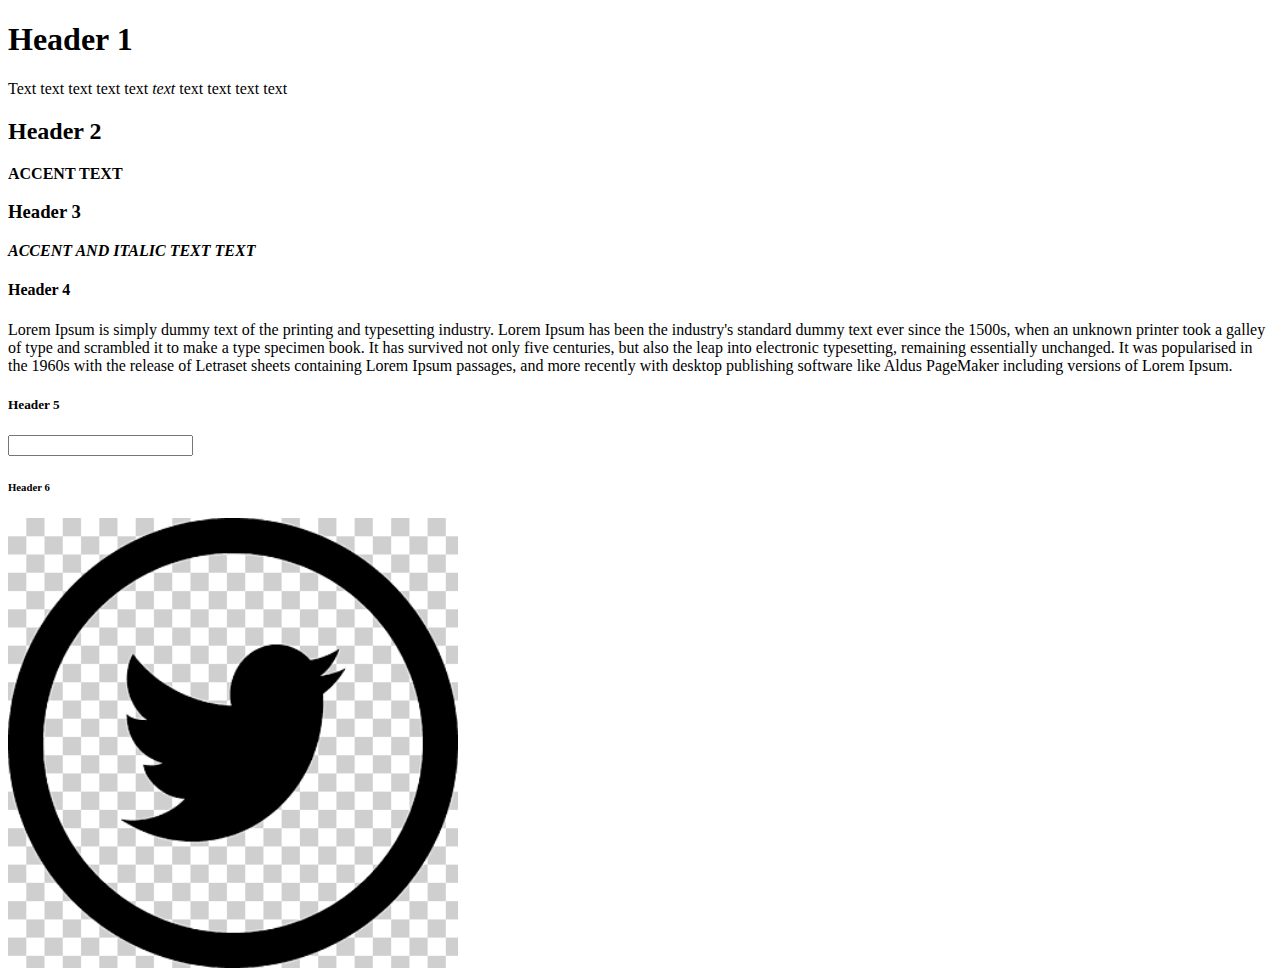
<file: task1/index.html>
<!DOCTYPE html>
<html lang="en">
<head>
    <meta charset="UTF-8">
	<title>Document</title>
</head>
<body>
    <h1>Header 1</h1>
    <p>Text text text text text <i>text</i> text text text text</p>
    <h2>Header 2</h2>
    <strong>ACCENT TEXT</strong>
    <h3>Header 3</h3>
    <strong><em>ACCENT AND ITALIC TEXT TEXT</em></strong>
    <h4>Header 4</h4>
    <p>
        Lorem Ipsum is simply dummy text of the printing and typesetting industry. Lorem Ipsum has been the industry's standard dummy text ever since the 1500s, when an unknown printer took a galley of type and scrambled it to make a type specimen book. It has survived not only five centuries, but also the leap into electronic typesetting, remaining essentially unchanged. It was popularised in the 1960s with the release of Letraset sheets containing Lorem Ipsum passages, and more recently with desktop publishing software like Aldus PageMaker including versions of Lorem Ipsum.
    </p>
    <h5>Header 5</h5>
    <input />
    <h6>Header 6</h6>
    <img src="images/img1.png" height="450px"/>
</body>
</html>
</file>
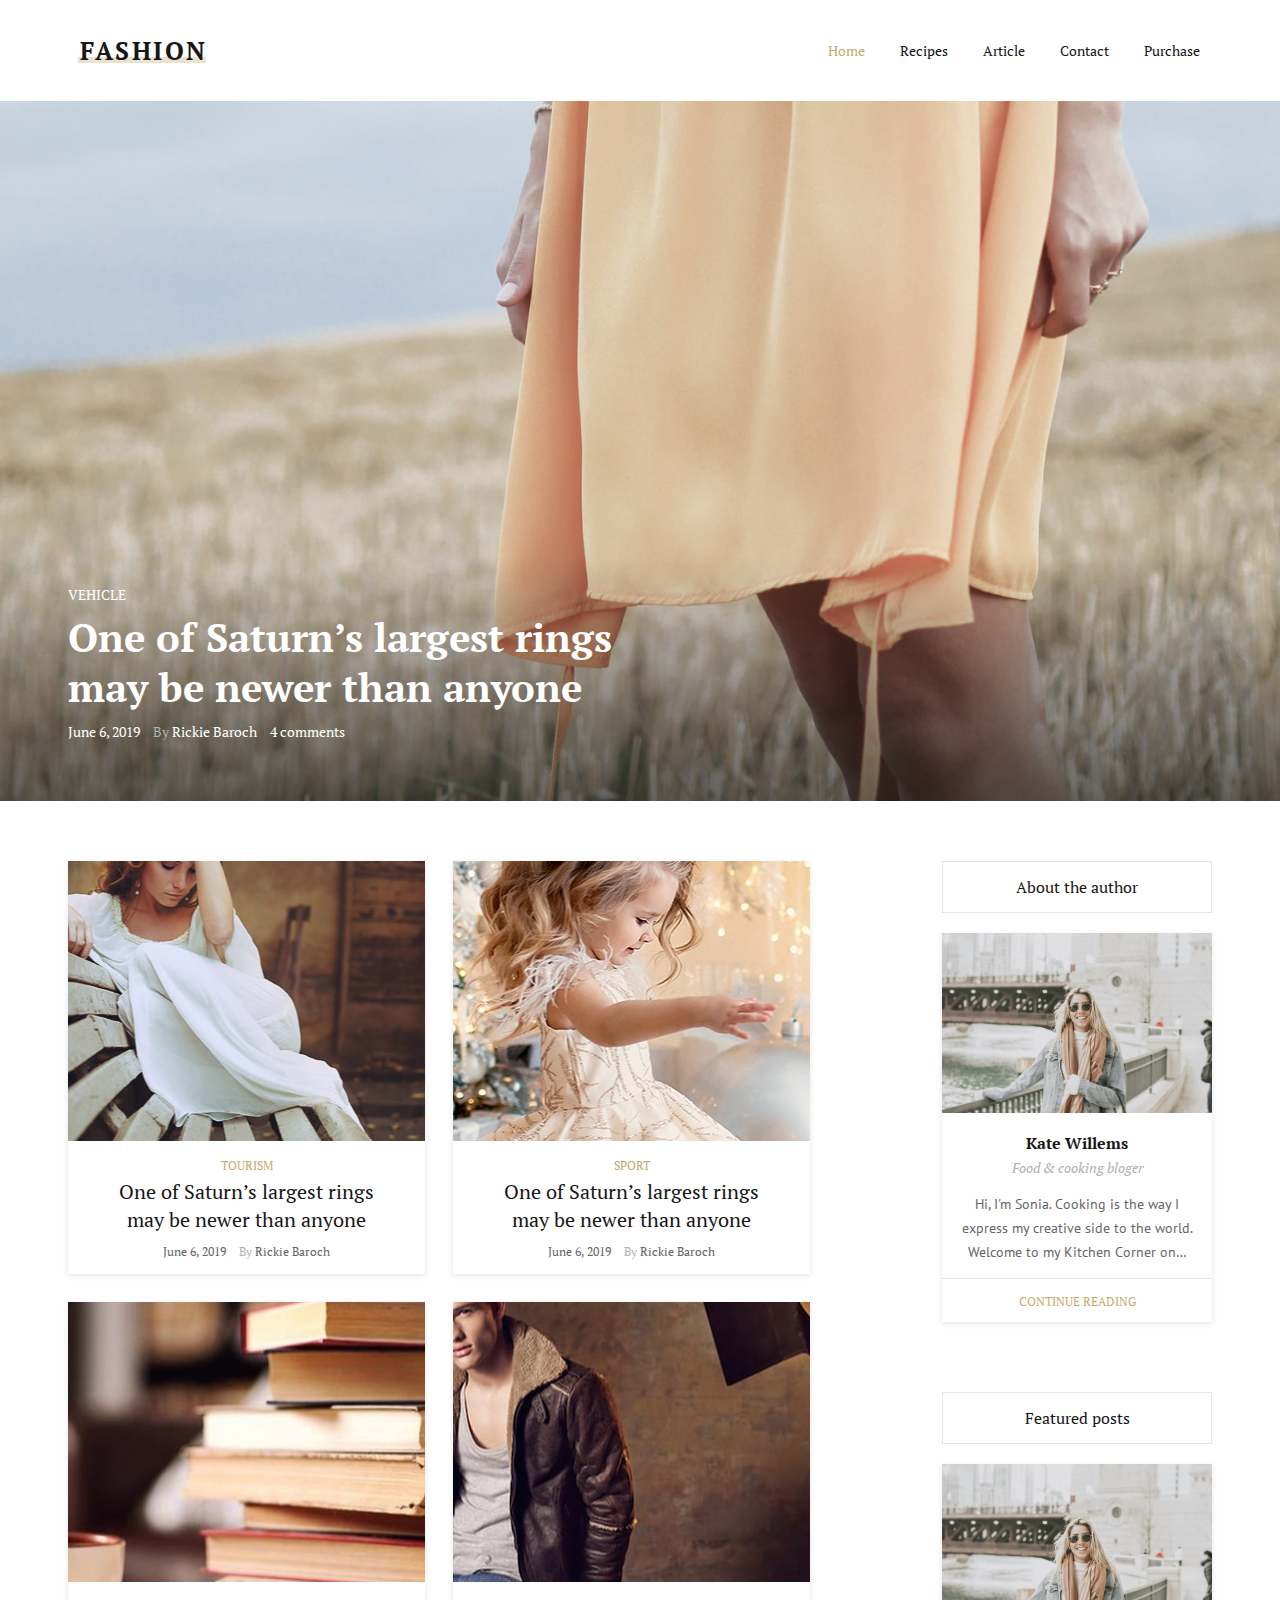
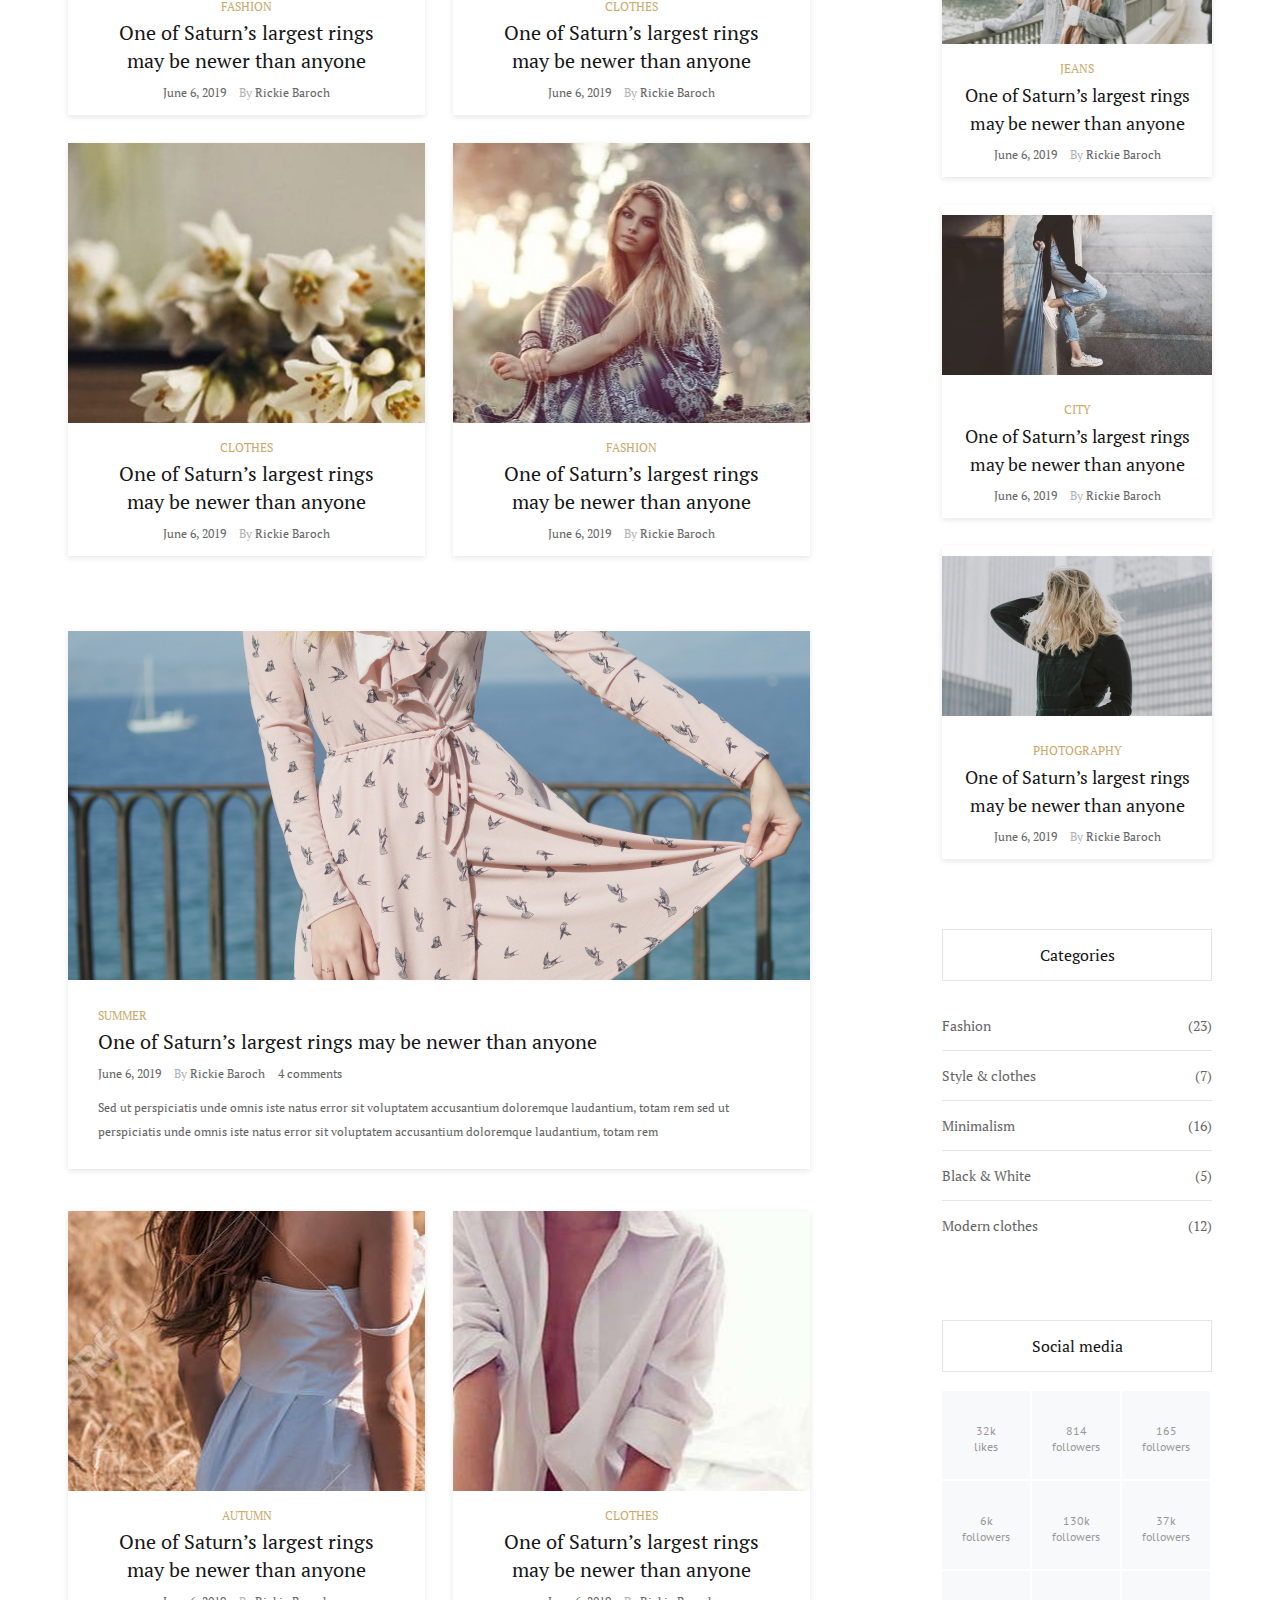
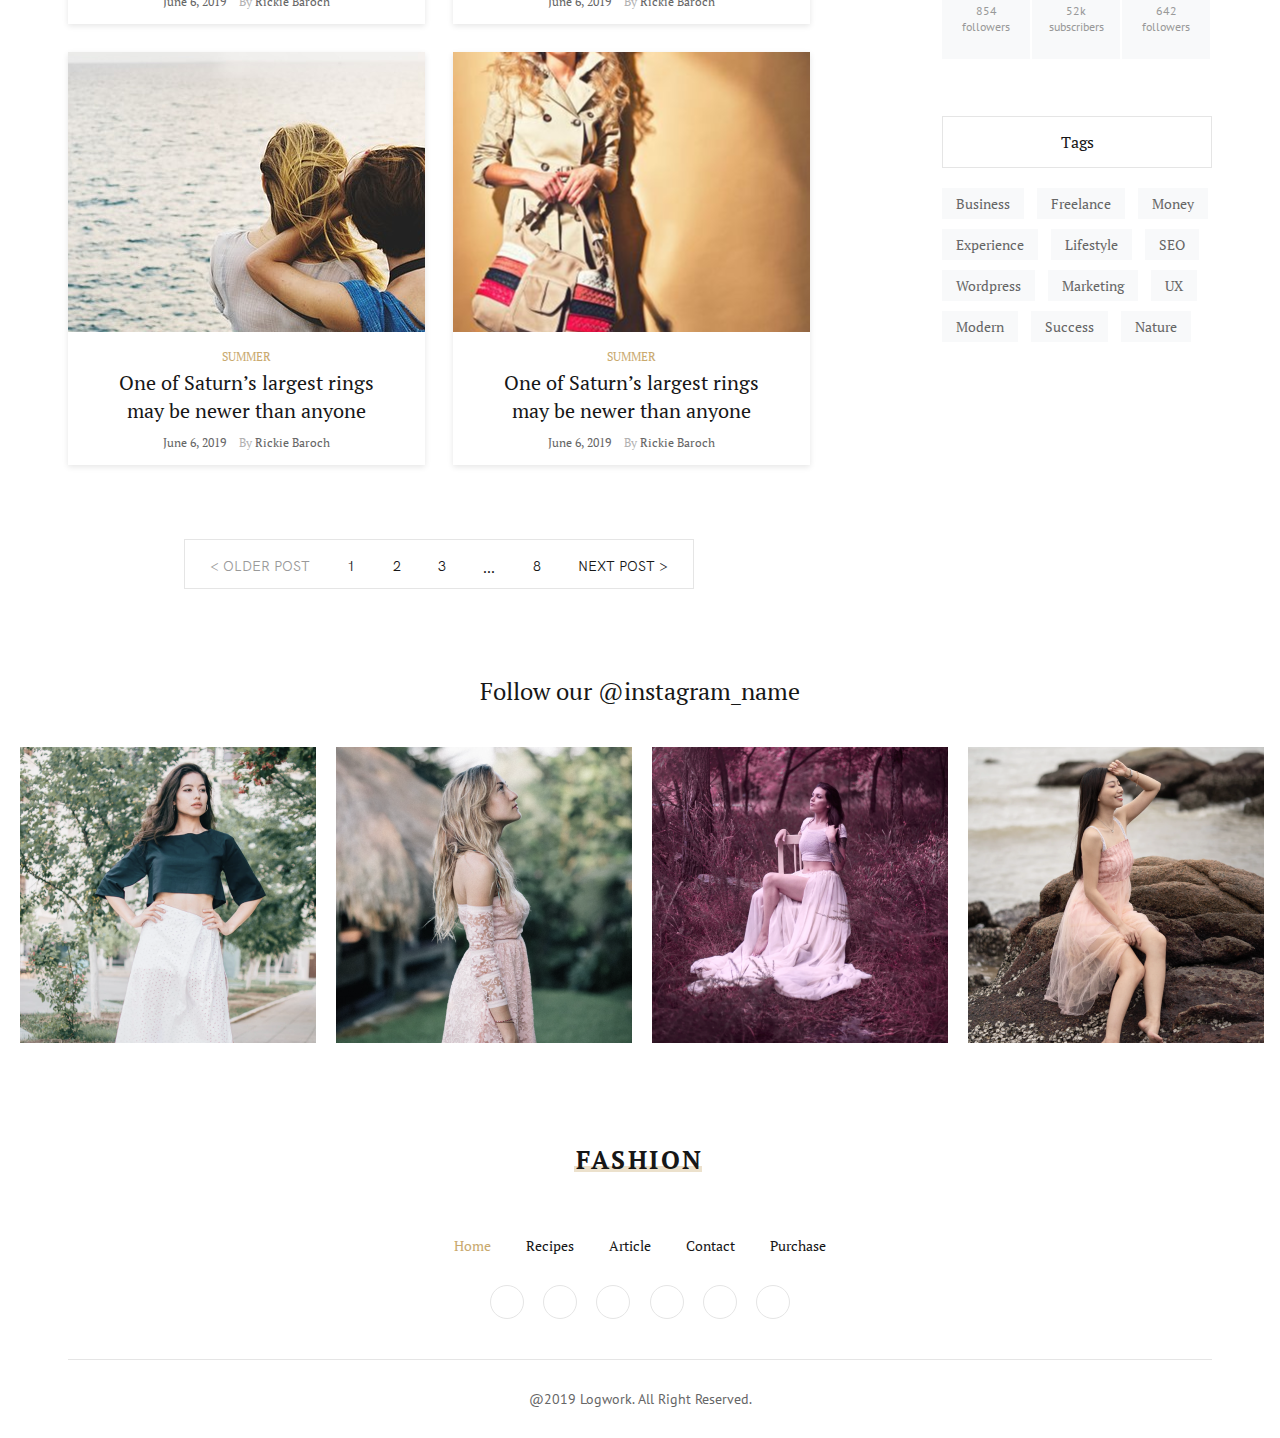
<file: task10/index.html>
<!DOCTYPE html>
<html lang="en">
  <head>
    <meta charset="UTF-8" />
    <meta name="viewport" content="width=device-width, initial-scale=1.0" />

    <link rel="stylesheet" href="https://pro.fontawesome.com/releases/v5.10.0/css/all.css" integrity="sha384-AYmEC3Yw5cVb3ZcuHtOA93w35dYTsvhLPVnYs9eStHfGJvOvKxVfELGroGkvsg+p" crossorigin="anonymous" />

    <link rel="preconnect" href="https://fonts.gstatic.com">
    <link href="https://fonts.googleapis.com/css2?family=PT+Serif:ital,wght@0,400;0,700;1,400&display=swap" rel="stylesheet">
    <link href="https://fonts.googleapis.com/css2?family=PT+Sans&display=swap" rel="stylesheet">
    <link rel="stylesheet" href="./css/index.css">

    <title> Fashion blog </title>
  </head>
  <body>
    <header class="header">
      <a class="logo" href="#">
        <span class="logo-text"> Fashion </span>
      </a>
      <nav class="nav">
        <ul class="nav-list">
          <li class="nav-item">
            <a class="nav-link nav-link-active" href="#"> Home </a>
          </li>
          <li class="nav-item">
            <a class="nav-link" href="#"> Recipes </a>
          </li>
          <li class="nav-item">
            <a class="nav-link" href="#"> Article </a>
          </li>
          <li class="nav-item">
            <a class="nav-link" href="#"> Contact </a>
          </li>
          <li class="nav-item">
            <a class="nav-link" href="#"> Purchase </a>
          </li>
        </ul>
      </nav>

      <div class="hamburger-menu">
        <span class="hamburger-line"></span>
        <span class="hamburger-line"></span>
        <span class="hamburger-line"></span>
      </div>

    </header>
    <section class="main-post">
      <div class="main-post-overlay"></div>
      <div class="container-mw">
        <div class="main-post-content">
          <a class="main-post-category main-post-link" href="#"> Vehicle </a>
          <h1 class="main-post-title">
            <a class="main-post-link" href="#"> One of Saturn’s largest rings may be newer than anyone </a>
          </h1>
          <div class="main-post-info">
            <span class="post-info-item"> June 6, 2019 </span>
            <span class="post-info-item main-post-author">
              By
              <a class="main-post-link" href="#"> Rickie Baroch </a>
            </span>
            <a class="post-info-item main-post-link" href="#"> 4 comments </a>
          </div>
        </div>
      </div>
    </section>

    <main class="main">
      <div class="container-mw">
        <div class="main-container">
          <section class="posts-container">

            <div class="post-wrapper wrapper">
              <article class="post post-1">
                <a href="#">
                  <div class="post-image"></div>
                </a>
              
                <div class="post-content">
                  <a href="#" class="post-category-link"> Tourism </a>
                  <h2 class="post-title">
                    <a href="#" class="post-title-link"> One of Saturn’s largest rings may be newer than anyone </a>
                  </h2>
                  <div class="post-info">
                    <span class="post-info-item"> June 6, 2019 </span>
                    <span class="post-info-item">
                      <span class="post-author"> By </span>
                      <a class="post-info-link" href="#"> Rickie Baroch </a>
                    </span>
                  </div>
                </div>
              </article>
            </div>

            <div class="post-wrapper wrapper">
              <article class="post post-2">
                <a href="#">
                  <div class="post-image"></div>
                </a>
              
                <div class="post-content">
                  <a href="#" class="post-category-link"> Sport </a>
                  <h2 class="post-title">
                    <a href="#" class="post-title-link"> One of Saturn’s largest rings may be newer than anyone </a>
                  </h2>
                  <div class="post-info">
                    <span class="post-info-item"> June 6, 2019 </span>
                    <span class="post-info-item">
                      <span class="post-author"> By </span>
                      <a class="post-info-link" href="#"> Rickie Baroch </a>
                    </span>
                  </div>
                </div>
              </article>
            </div>

            <div class="post-wrapper wrapper">
              <article class="post post-3">
                <a href="#">
                  <div class="post-image"></div>
                </a>
              
                <div class="post-content">
                  <a href="#" class="post-category-link"> Fashion </a>
                  <h2 class="post-title">
                    <a href="#" class="post-title-link"> One of Saturn’s largest rings may be newer than anyone </a>
                  </h2>
                  <div class="post-info">
                    <span class="post-info-item"> June 6, 2019 </span>
                    <span class="post-info-item">
                      <span class="post-author"> By </span>
                      <a class="post-info-link" href="#"> Rickie Baroch </a>
                    </span>
                  </div>
                </div>
              </article>
            </div>
          
            <div class="post-wrapper wrapper">
              <article class="post post-4">
                <a href="#">
                  <div class="post-image"></div>
                </a>
              
                <div class="post-content">
                  <a href="#" class="post-category-link"> Clothes </a>
                  <h2 class="post-title">
                    <a href="#" class="post-title-link"> One of Saturn’s largest rings may be newer than anyone </a>
                  </h2>
                  <div class="post-info">
                    <span class="post-info-item"> June 6, 2019 </span>
                    <span class="post-info-item">
                      <span class="post-author"> By </span>
                      <a class="post-info-link" href="#"> Rickie Baroch </a>
                    </span>
                  </div>
                </div>
              </article>
            </div>

            <div class="post-wrapper wrapper">
              <article class="post post-5">
                <a href="#">
                  <div class="post-image"></div>
                </a>
              
                <div class="post-content">
                  <a href="#" class="post-category-link"> Clothes </a>
                  <h2 class="post-title">
                    <a href="#" class="post-title-link"> One of Saturn’s largest rings may be newer than anyone </a>
                  </h2>
                  <div class="post-info">
                    <span class="post-info-item"> June 6, 2019 </span>
                    <span class="post-info-item">
                      <span class="post-author"> By </span>
                      <a class="post-info-link" href="#"> Rickie Baroch </a>
                    </span>
                  </div>
                </div>
              </article>
            </div>

            <div class="post-wrapper wrapper">
              <article class="post post-6">
                <a href="#">
                  <div class="post-image"></div>
                </a>
              
                <div class="post-content">
                  <a href="#" class="post-category-link"> Fashion </a>
                  <h2 class="post-title">
                    <a href="#" class="post-title-link"> One of Saturn’s largest rings may be newer than anyone </a>
                  </h2>
                  <div class="post-info">
                    <span class="post-info-item"> June 6, 2019 </span>
                    <span class="post-info-item">
                      <span class="post-author"> By </span>
                      <a class="post-info-link" href="#"> Rickie Baroch </a>
                    </span>
                  </div>
                </div>
              </article>
            </div>

            <div class="wrapper">
              <article class="post post-lg post-lg-1">
                <a href="#">
                  <div class="post-image"></div>
                </a>
              
                <div class="post-content">
                  <a href="#" class="post-category-link"> Summer </a>
                  <h2 class="post-title">
                    <a href="#" class="post-title-link"> One of Saturn’s largest rings may be newer than anyone </a>
                  </h2>
                  <div class="post-info">
                    <span class="post-info-item"> June 6, 2019 </span>
                    <span class="post-info-item">
                      <span class="post-author"> By </span>
                      <a class="post-info-link" href="#"> Rickie Baroch </a>
                    </span>
                    <a class="post-info-item post-info-link" href="#"> 4 comments </a>
                    <p class="post-description">
                      Sed ut perspiciatis unde omnis iste natus error sit voluptatem accusantium doloremque laudantium, totam rem sed ut perspiciatis unde omnis iste natus error sit voluptatem accusantium doloremque laudantium, totam rem
                    </p>
                  </div>
                </div>
              </article>
            </div>

            <div class="post-wrapper wrapper">
              <article class="post post-7">
                <a href="#">
                  <div class="post-image"></div>
                </a>
              
                <div class="post-content">
                  <a href="#" class="post-category-link"> Autumn </a>
                  <h2 class="post-title">
                    <a href="#" class="post-title-link"> One of Saturn’s largest rings may be newer than anyone </a>
                  </h2>
                  <div class="post-info">
                    <span class="post-info-item"> June 6, 2019 </span>
                    <span class="post-info-item">
                      <span class="post-author"> By </span>
                      <a class="post-info-link" href="#"> Rickie Baroch </a>
                    </span>
                  </div>
                </div>
              </article>
            </div>
          
            <div class="post-wrapper wrapper">
              <article class="post post-8">
                <a href="#">
                  <div class="post-image"></div>
                </a>
              
                <div class="post-content">
                  <a href="#" class="post-category-link"> Clothes </a>
                  <h2 class="post-title">
                    <a href="#" class="post-title-link"> One of Saturn’s largest rings may be newer than anyone </a>
                  </h2>
                  <div class="post-info">
                    <span class="post-info-item"> June 6, 2019 </span>
                    <span class="post-info-item">
                      <span class="post-author"> By </span>
                      <a class="post-info-link" href="#"> Rickie Baroch </a>
                    </span>
                  </div>
                </div>
              </article>
            </div>

            <div class="post-wrapper wrapper">
              <article class="post post-9">
                <a href="#">
                  <div class="post-image"></div>
                </a>
              
                <div class="post-content">
                  <a href="#" class="post-category-link"> Summer </a>
                  <h2 class="post-title">
                    <a href="#" class="post-title-link"> One of Saturn’s largest rings may be newer than anyone </a>
                  </h2>
                  <div class="post-info">
                    <span class="post-info-item"> June 6, 2019 </span>
                    <span class="post-info-item">
                      <span class="post-author"> By </span>
                      <a class="post-info-link" href="#"> Rickie Baroch </a>
                    </span>
                  </div>
                </div>
              </article>
            </div>

            <div class="post-wrapper wrapper">
              <article class="post post-10">
                <a href="#">
                  <div class="post-image"></div>
                </a>
              
                <div class="post-content">
                  <a href="#" class="post-category-link"> Summer </a>
                  <h2 class="post-title">
                    <a href="#" class="post-title-link"> One of Saturn’s largest rings may be newer than anyone </a>
                  </h2>
                  <div class="post-info">
                    <span class="post-info-item"> June 6, 2019 </span>
                    <span class="post-info-item">
                      <span class="post-author"> By </span>
                      <a class="post-info-link" href="#"> Rickie Baroch </a>
                    </span>
                  </div>
                </div>
              </article>
            </div>

            <div class="pagination">
              <a class="pagination-link" href="#">
                <span> &lt; </span>
                <span> OLDER POST </span>
              </a>
              <a class="pagination-link" href="#"> 1 </a>
              <a class="pagination-link" href="#"> 2 </a>
              <a class="pagination-link" href="#"> 3 </a>
              <span> ... </span>
              <a class="pagination-link" href="#"> 8 </a>
              <a class="pagination-link" href="#">
                <span> NEXT POST </span>
                <span> &gt; </span>
              </a>
            </div>
    
          </section>
          <aside class="aside">
            <div class="aside-container">
              <div class="heading-wrapper">
                <h2 class="heading">
                  About the author 
                </h2>
              </div>

              <div class="post-wrapper wrapper">
                <article class="post post-sm post-sm-1">
                  <a href="#">
                    <div class="post-image"></div>
                  </a>
                
                  <div class="post-content">
                    <h2 class="author"> Kate Willems </h2>
                    <p class="topic"> Food & cooking bloger </p>
                    <p class="description">
                      Hi, I'm Sonia. Cooking is the way I express my creative side 
                      to the world. Welcome to my Kitchen Corner on…
                    </p>
                  </div>
                  <div class="description-link-wrapper">
                    <a class="post-category-link" href="#"> Continue Reading </a>
                  </div>
                </article>
              </div>

              <div class="heading-wrapper">
                <h2 class="heading">
                  Featured posts 
                </h2>
              </div>

              <div class="post-wrapper wrapper">
                <article class="post post-sm post-sm-1">
                  <a href="#">
                    <div class="post-image"></div>
                  </a>
                
                  <div class="post-content">
                    <a href="#" class="post-category-link"> Jeans </a>
                    <h2 class="post-title">
                      <a href="#" class="post-title-link"> One of Saturn’s largest rings may be newer than anyone </a>
                    </h2>
                    <div class="post-info">
                      <span class="post-info-item"> June 6, 2019 </span>
                      <span class="post-info-item">
                        <span class="post-author"> By </span>
                        <a class="post-info-link" href="#"> Rickie Baroch </a>
                      </span>
                    </div>
                  </div>
                </article>
              </div>

              <div class="post-wrapper wrapper">
                <article class="post post-sm post-sm-2">
                  <a href="#">
                    <div class="post-image"></div>
                  </a>
                
                  <div class="post-content">
                    <a href="#" class="post-category-link"> City </a>
                    <h2 class="post-title">
                      <a href="#" class="post-title-link"> One of Saturn’s largest rings may be newer than anyone </a>
                    </h2>
                    <div class="post-info">
                      <span class="post-info-item"> June 6, 2019 </span>
                      <span class="post-info-item">
                        <span class="post-author"> By </span>
                        <a class="post-info-link" href="#"> Rickie Baroch </a>
                      </span>
                    </div>
                  </div>
                </article>
              </div>

              <div class="post-wrapper wrapper">
                <article class="post post-sm post-sm-3">
                  <a href="#">
                    <div class="post-image"></div>
                  </a>
                
                  <div class="post-content">
                    <a href="#" class="post-category-link"> Photography </a>
                    <h2 class="post-title">
                      <a href="#" class="post-title-link"> One of Saturn’s largest rings may be newer than anyone </a>
                    </h2>
                    <div class="post-info">
                      <span class="post-info-item"> June 6, 2019 </span>
                      <span class="post-info-item">
                        <span class="post-author"> By </span>
                        <a class="post-info-link" href="#"> Rickie Baroch </a>
                      </span>
                    </div>
                  </div>
                </article>
              </div>

              <div class="heading-wrapper">
                <h2 class="heading">
                  Categories 
                </h2>
              </div>

              <div class="post-wrapper wrapper">
                <nav class="category-nav">
                  <ul class="category-nav-list">
                    <li class="category-nav-item">
                      <a class="category-nav-link" href="#"> 
                        <span> Fashion </span>
                        <span> (23) </span>
                      </a>
                    </li>
                    <li class="category-nav-item">
                      <a class="category-nav-link" href="#"> 
                        <span> Style & clothes </span>
                        <span> (7) </span>
                      </a>
                    </li>
                    <li class="category-nav-item">
                      <a class="category-nav-link" href="#"> 
                        <span> Minimalism </span>
                        <span> (16) </span>
                      </a>
                    </li>
                    <li class="category-nav-item">
                      <a class="category-nav-link" href="#"> 
                        <span> Black & White </span>
                        <span> (5) </span>
                      </a>
                    </li>
                    <li class="category-nav-item">
                      <a class="category-nav-link" href="#"> 
                        <span> Modern clothes </span>
                        <span> (12) </span>
                      </a>
                    </li>
                  </ul>
                </nav>
              </div>

              <div class="heading-wrapper">
                <h2 class="heading">
                  Social media
                </h2>
              </div>

              <div class="media-container">
                <div class="media-wrapper">
                  <a href="#" class="media">
                    <span class="fab fa-facebook-f media-icon"></span>
                    <span> 32k </span>
                    <span> likes </span>
                  </a>
                </div>

                <div class="media-wrapper">
                  <a href="#" class="media">
                    <span class="fab fa-pinterest-p media-icon"></span>
                    <span> 814 </span>
                    <span> followers </span>
                  </a>
                </div>

                <div class="media-wrapper">
                  <a href="#" class="media">
                    <span class="fab fa-vimeo-v media-icon"></span>
                    <span> 165 </span>
                    <span> followers </span>
                  </a>
                </div>

                <div class="media-wrapper">
                  <a href="#" class="media">
                    <span class="fab fa-dribbble media-icon"></span>
                    <span> 6k </span>
                    <span> followers </span>
                  </a>
                </div>

                <div class="media-wrapper">
                  <a href="#" class="media">
                    <span class="fab fa-twitter media-icon"></span>
                    <span> 130k </span>
                    <span> followers </span>
                  </a>
                </div>

                <div class="media-wrapper">
                  <a href="#" class="media">
                    <span class="fab fa-behance media-icon"></span>
                    <span> 37k </span>
                    <span> followers </span>
                  </a>
                </div>

                <div class="media-wrapper">
                  <a href="#" class="media">
                    <span class="fab fa-instagram media-icon"></span>
                    <span> 854 </span>
                    <span> followers </span>
                  </a>
                </div>

                <div class="media-wrapper">
                  <a href="#" class="media">
                    <span class="fab fa-youtube media-icon"></span>
                    <span> 52k </span>
                    <span> subscribers </span>
                  </a>
                </div>

                <div class="media-wrapper">
                  <a href="#" class="media">
                    <span class="fab fa-google-plus-g media-icon"></span>
                    <span> 642 </span>
                    <span> followers </span>
                  </a>
                </div>
              </div>

              <div class="heading-wrapper">
                <h2 class="heading">
                  Tags
                </h2>
              </div>

              <div class="tags-container">
                <div class="tag-wrapper">
                  <a class="tag-item" href="#">
                    Business
                  </a>
                </div>
                
                <div class="tag-wrapper">
                  <a class="tag-item" href="#">
                    Freelance
                  </a>
                </div>

                <div class="tag-wrapper">
                  <a class="tag-item" href="#">
                    Money
                  </a>
                </div>

                <div class="tag-wrapper">
                  <a class="tag-item" href="#">
                    Experience
                  </a>
                </div>

                <div class="tag-wrapper">
                  <a class="tag-item" href="#">
                    Lifestyle
                  </a>
                </div>

                <div class="tag-wrapper">
                  <a class="tag-item" href="#">
                    SEO
                  </a>
                </div>

                <div class="tag-wrapper">
                  <a class="tag-item" href="#">
                    Wordpress
                  </a>
                </div>

                <div class="tag-wrapper">
                  <a class="tag-item" href="#">
                    Marketing
                  </a>
                </div>

                <div class="tag-wrapper">
                  <a class="tag-item" href="#">
                    UX
                  </a>
                </div>

                <div class="tag-wrapper">
                  <a class="tag-item" href="#">
                    Modern
                  </a>
                </div>

                <div class="tag-wrapper">
                  <a class="tag-item" href="#">
                    Success
                  </a>
                </div>

                <div class="tag-wrapper">
                  <a class="tag-item" href="#">
                    Nature
                  </a>
                </div>
              </div>

              

            </div>
          </aside>
        </div>
      </div>
    </main>

    <section class="photos-section">
      <h2 class="photos-heading"> Follow our @instagram_name </h2>
      <div class="photos-container">
        <a href="#" class="photo-link">
          <img src="photos/photo-1.png" class="photo" />
        </a>
        <a href="#" class="photo-link">
          <img src="photos/photo-2.png" class="photo" />
        </a>
        <a href="#" class="photo-link">
          <img src="photos/photo-3.png" class="photo" />
        </a>
        <a href="#" class="photo-link">
          <img src="photos/photo-4.png" class="photo" />
        </a>
        <a href="#" class="photo-link">
          <img src="photos/photo-5.png" class="photo" />
        </a>
        <a href="#" class="photo-link">
          <img src="photos/photo-6.png" class="photo" />
        </a>
      </div>
    </section>
    <footer class="footer">
      <div class="container-mw">
        <div class="footer-content">
          <a class="logo" href="#">
            <span class="logo-text"> Fashion </span>
          </a>

          <nav class="nav footer-nav">
            <ul class="nav-list">
              <li class="nav-item">
                <a class="nav-link nav-link-active" href="#"> Home </a>
              </li>
              <li class="nav-item">
                <a class="nav-link" href="#"> Recipes </a>
              </li>
              <li class="nav-item">
                <a class="nav-link" href="#"> Article </a>
              </li>
              <li class="nav-item">
                <a class="nav-link" href="#"> Contact </a>
              </li>
              <li class="nav-item">
                <a class="nav-link" href="#"> Purchase </a>
              </li>
            </ul>
          </nav>

          <div class="footer-media-container">
            <a href="#" class="footer-media-link">
              <span class="fab fa-facebook-f footer-media-icon"></span>
            </a>

            <a href="#" class="footer-media-link">
              <span class="fab fa-twitter footer-media-icon"></span>
            </a>

            <a href="#" class="footer-media-link">
              <span class="fab fa-pinterest-p footer-media-icon"></span>
            </a>

            <a href="#" class="footer-media-link">
              <span class="fab fa-google-plus-g footer-media-icon"></span>
            </a>

            <a href="#" class="footer-media-link">
              <span class="fab fa-behance footer-media-icon"></span>
            </a>

            <a href="#" class="footer-media-link">
              <span class="fab fa-instagram footer-media-icon"></span>
            </a>
          </div>
        </div>

        <div class="footer-rights-block">
          <p class="footer-rights-text">
            @2019 Logwork. All Right Reserved.
          </p>
        </div>

      </div>
    </footer>
  </body>
</html>
</file>
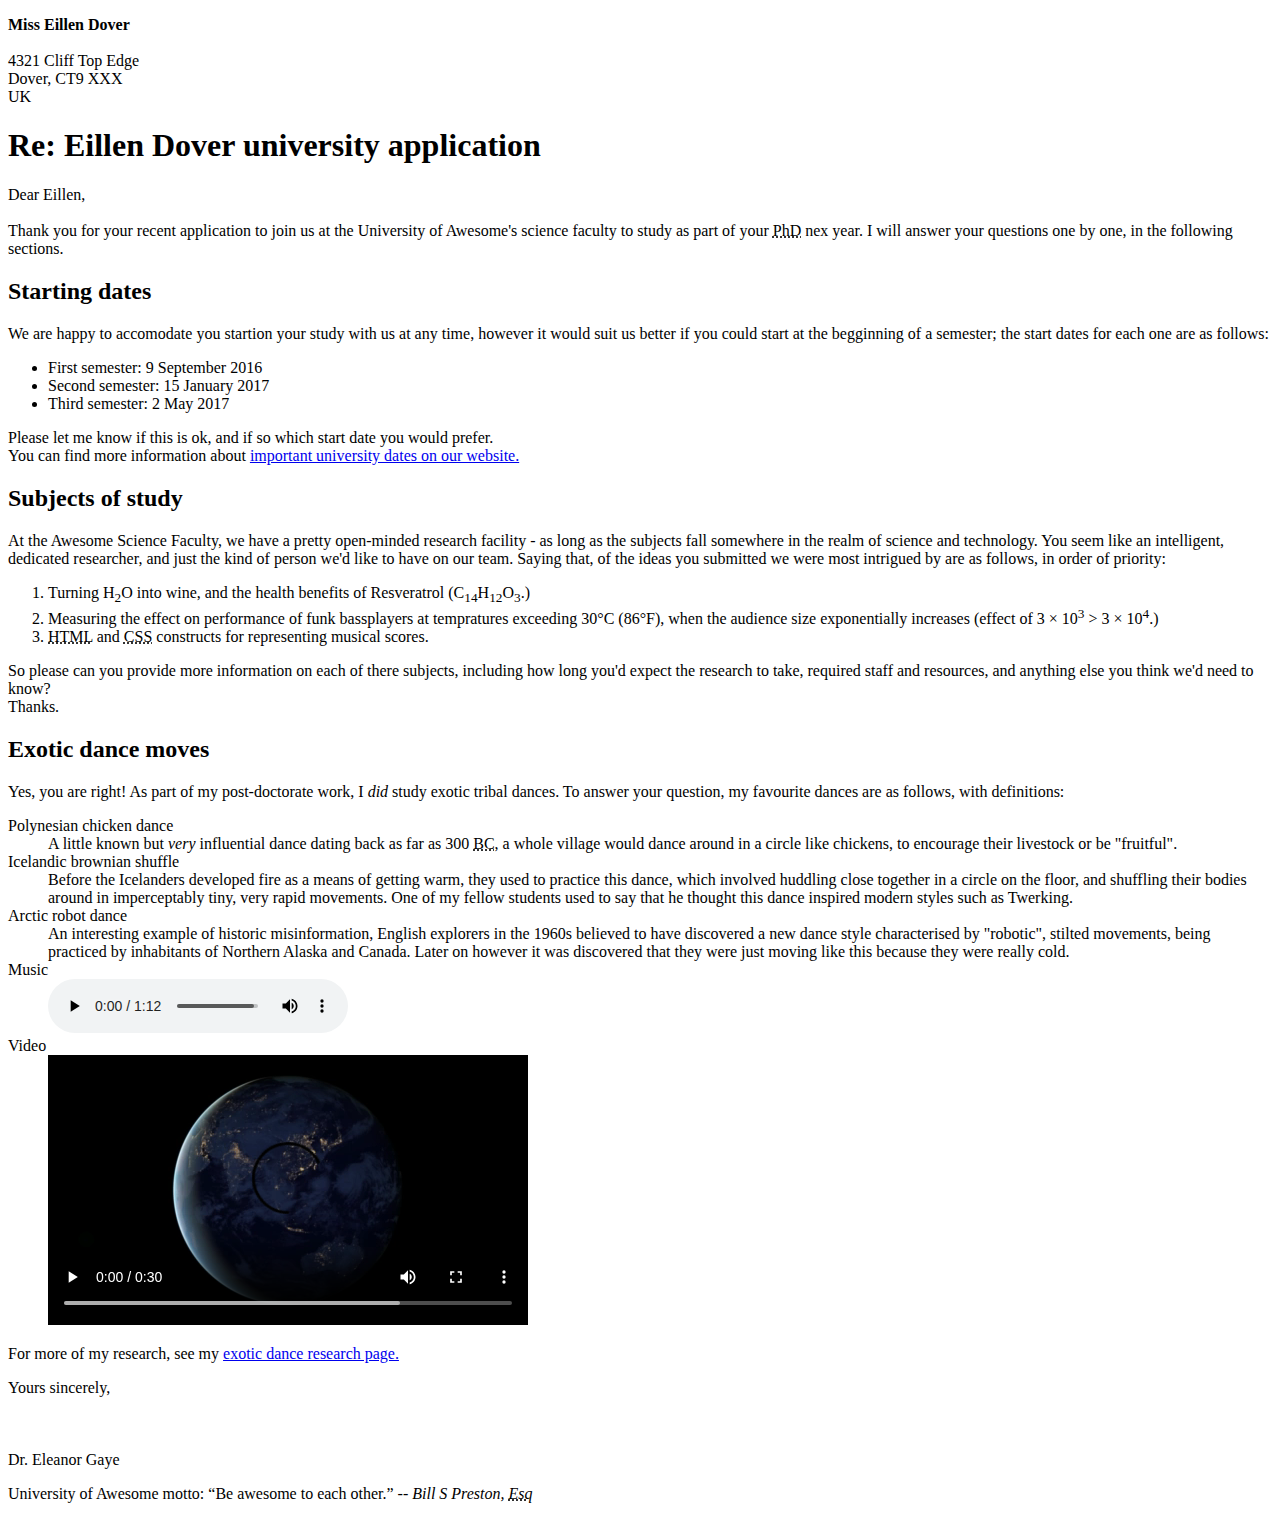
<file: task2/index.html>
<!DOCTYPE html>
<html lang="en">
<head>
    <meta charset="UTF-8">
	<title>Letter</title>
</head>
<body>
  <p>
    <strong>Miss Eillen Dover</strong><br /><br />
    <!-- <h3>Miss Eillen Dover</h3> -->
    4321 Cliff Top Edge <br />
    Dover, CT9 XXX <br />
    UK <br />
  </p>
  <h1>Re: Eillen Dover university application</h1>
  <p>
    Dear Eillen,
    <br /><br />
    Thank you for your recent application to join us at the University of Awesome's science faculty to study 
    as part of your <abbr title="Doctor of Philosophy">PhD</abbr> nex year. I will answer your questions 
    one by one, in the following sections.
  </p>
  <h2>Starting dates</h2>
  <p>
    We are happy to accomodate you startion your study with us at any time, however it would suit us better 
    if you could start at the begginning of a semester; the start dates for each one are as follows:
    <ul>
      <li>First semester: <time datetime="2016-09-09">9 September 2016</time></li>
      <li>Second semester: <time datetime="2017-01-15">15 January 2017</time></li>
      <li>Third semester: <time datetime="2017-05-02">2 May 2017</time></li>
    </ul>
    Please let me know if this is ok, and if so which start date you would prefer.
    <br />
    You can find more information about 
    <a href="h​ttp://example.com​" target="_blank" title="link to important university dates ">
      important university dates on our website.
    </a>
  </p>
  <h2>Subjects of study</h2>
  <p>
    At the Awesome Science Faculty, we have a pretty open-minded research facility - as long as the subjects fall 
    somewhere in the realm of science and technology. You seem like an intelligent, dedicated researcher, and just 
    the kind of person we'd like to have on our team. Saying that, of the ideas you submitted we were most intrigued 
    by are as follows, in order of priority:
    <ol>
      <li>
        Turning H<sub>2</sub>O into wine, and the health benefits of Resveratrol 
        (C<sub>14</sub>H<sub>12</sub>O<sub>3</sub>.)
      </li>
      <li>
        Measuring the effect on performance of funk bassplayers at tempratures exceeding 30&deg;С (86&deg;F), when the 
        audience size exponentially increases (effect of 3 &times; 10<sup>3</sup> &gt; 3 &times; 10<sup>4</sup>.)
      </li>
      <li>
        <abbr title="HyperText Markup Language">HTML</abbr> and <abbr title="Cascading Style Sheets">CSS</abbr> 
        constructs for representing musical scores.
      </li>
    </ol>
    So please can you provide more information on each of there subjects, including how long you'd expect the 
    research to take, required staff and resources, and anything else you think we'd need to know?
    <br />
    Thanks.
  </p>
  <h2>Exotic dance moves</h2>
  <p>
    Yes, you are right! As part of my post-doctorate work, I <i>did</i> study exotic tribal dances. 
    To answer your question, my favourite dances are as follows, with definitions:
    <dl>
      <dt>Polynesian chicken dance</dt>
      <dd>
        A little known but <i>very</i> influential dance dating back as far as 300 <abbr title="Before Christ">BC</abbr>, 
        a whole village would dance around in a circle like chickens, to encourage their livestock or be "fruitful".
      </dd>
      
      <dt>Icelandic brownian shuffle</dd>
      <dd>
        Before the Icelanders developed fire as a means of getting warm, they used to practice this dance, 
        which involved huddling close together in a circle on the floor, and shuffling their bodies around in 
        imperceptably tiny, very rapid movements. One of my fellow students used to say that he thought this dance 
        inspired modern styles such as Twerking.
      </dd>
      
      <dt>Arctic robot dance</dt>
      <dd>
        An interesting example of historic misinformation, English explorers in the 1960s believed to have 
        discovered a new dance style characterised by "robotic", stilted movements, being practiced by inhabitants 
        of Northern Alaska and Canada. Later on however it was discovered that they were just moving like this 
        because they were really cold.
      </dd>

      <dt>Music</dt>
      <dd>
        <audio controls>
          <source src="audio/file_example_MP3_700KB.mp3" type="audio/mpeg3">
          <source src="audio/file_example_OOG_1MG.ogg" type="audio/ogg">
          Sorry, your browser doesn't support the audio element
        </audio>
      </dd>

      <dt>Video</dt>
      <dd>
        <video controls>
          <source src="video/file_example_MP4_480_1_5MG.mp4" type="video/mp4">
          <source src="video/file_example_WEBM_480_900KB.webm" type="video/webm">
          Sorry, your browser doesn't support the video element
        </video>
      </dd>
    </dl>
  </p>
  <p>
    For more of my research, see my 
    <a href="http://example.com" target="_blank" title="link to exotic dance research page">
      exotic dance research page.
    </a>
  </p>
  <p>
    Yours sincerely,
    <br /><br /><br /><br />
    Dr. Eleanor Gaye
  </p>
  <p>
    University of Awesome motto: <q>Be awesome to each other.</q> -- 
    <cite>Bill S Preston, <abbr title="Esquire">Esq</abbr></cite> 
  </p>
</body>
</html>
</file>
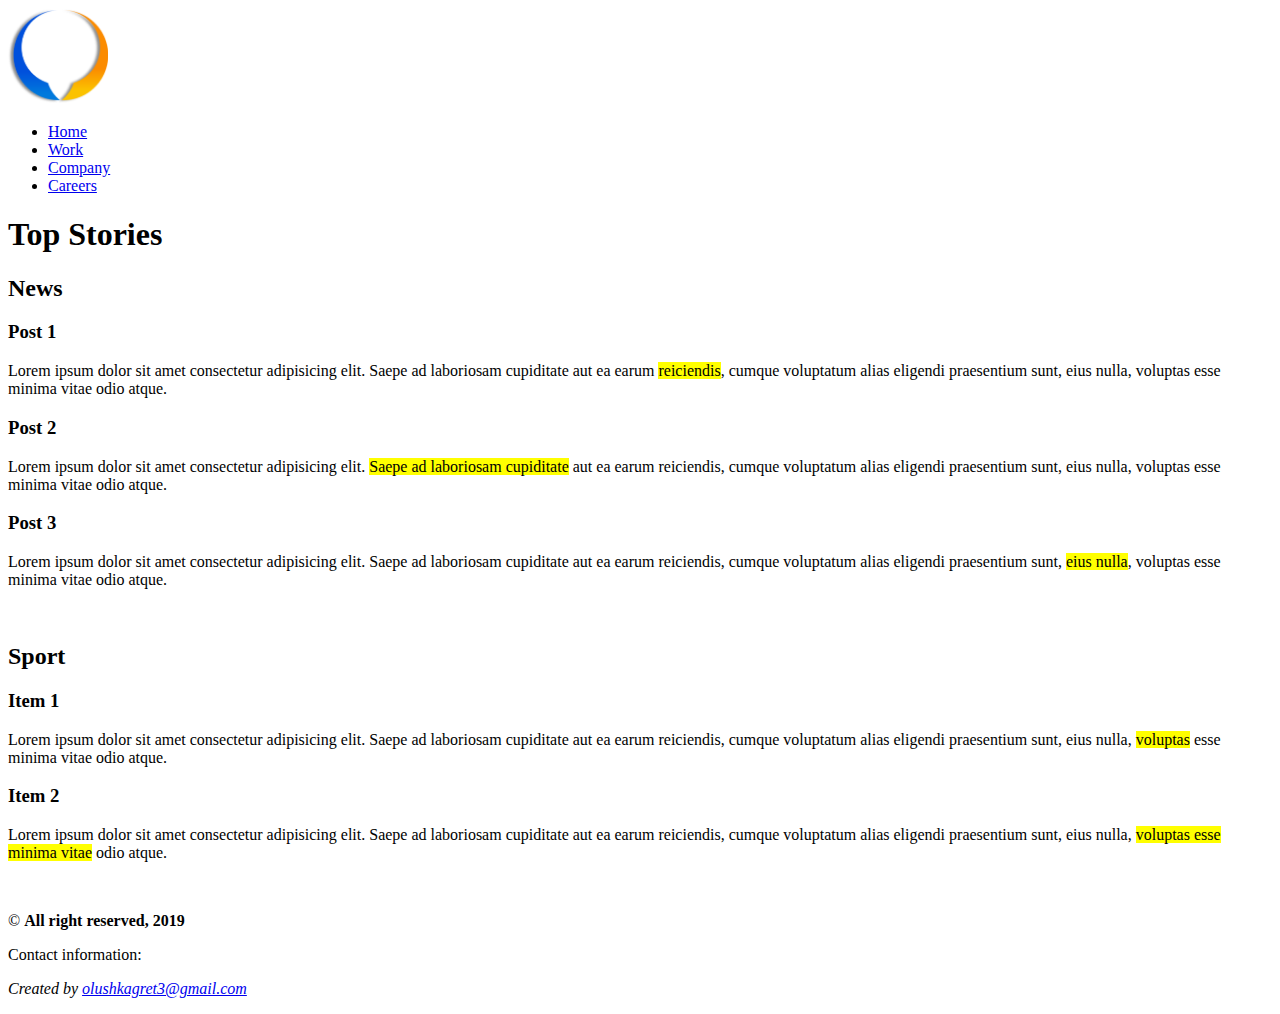
<file: task4/index.html>
<!DOCTYPE html>
<html lang="en">
<head>
    <meta charset="UTF-8">
    <meta name="viewport" content="width=device-width, initial-scale=1.0">
    <!-- Favicon -->
    <link rel="apple-touch-icon" sizes="180x180" href="images/favicon/apple-touch-icon.png">
    <link rel="icon" type="image/png" sizes="32x32" href="images/favicon/favicon-32x32.png">
    <link rel="icon" type="image/png" sizes="16x16" href="images/favicon/favicon-16x16.png">
    <link rel="manifest" href="images/favicon/site.webmanifest">
    <link rel="mask-icon" href="images/favicon/safari-pinned-tab.svg" color="#f3f6fb">
    <meta name="msapplication-TileColor" content="#ffffff">
    <meta name="theme-color" content="#ffffff">

    <title>Home</title>
</head>
<body>
    <header>
        <img src="images/site-logo.png" width="100px" alt="logo" />
        <nav>
            <ul>
                <li><a href="index.html">Home</a></li>
                <li><a href="work.html">Work</a></li>
                <li><a href="company.html">Company</a></li>
                <li><a href="careers.html">Careers</a></li>
            </ul>
        </nav>
    </header>
    <main>
        <h1>Top Stories</h1>
        <article>
            <h2>News</h2>
            <section>
                <h3>Post 1</h3>
                <p>
                    Lorem ipsum dolor sit amet consectetur adipisicing elit. Saepe ad laboriosam cupiditate aut ea earum <mark>reiciendis</mark>, cumque voluptatum alias eligendi praesentium sunt, eius nulla, voluptas esse minima vitae odio atque.
                </p>
            </section>
            <section>
                <h3>Post 2</h3>
                <p>
                    Lorem ipsum dolor sit amet consectetur adipisicing elit. <mark>Saepe ad laboriosam cupiditate</mark> aut ea earum reiciendis, cumque voluptatum alias eligendi praesentium sunt, eius nulla, voluptas esse minima vitae odio atque.
                </p>
            </section>
            <section>
                <h3>Post 3</h3>
                <p>
                    Lorem ipsum dolor sit amet consectetur adipisicing elit. Saepe ad laboriosam cupiditate aut ea earum reiciendis, cumque voluptatum alias eligendi praesentium sunt, <mark>eius nulla</mark>, voluptas esse minima vitae odio atque.
                </p>
            </section>
        </article>
        <br />
        <article>
            <h2>Sport</h2>
            <section>
                <h3>Item 1</h3>
                <p>
                    Lorem ipsum dolor sit amet consectetur adipisicing elit. Saepe ad laboriosam cupiditate aut ea earum reiciendis, cumque voluptatum alias eligendi praesentium sunt, eius nulla, <mark>voluptas</mark> esse minima vitae odio atque.
                </p>
            </section>
            <section>
                <h3>Item 2</h3>
                <p>
                    Lorem ipsum dolor sit amet consectetur adipisicing elit. Saepe ad laboriosam cupiditate aut ea earum reiciendis, cumque voluptatum alias eligendi praesentium sunt, eius nulla, <mark>voluptas esse minima vitae</mark> odio atque.
                </p>
            </section>
        </article>
        <br />
    </main>
    <footer>
        <p>&copy; <strong>All right reserved, 2019</strong></p>
        <p>Contact information:</p>
        <address>
            <p>Created by <a href="mailto:olushkagret3@gmail.com">olushkagret3@gmail.com</a></p>
        </address>
    </footer>
</body>
</html>
</file>
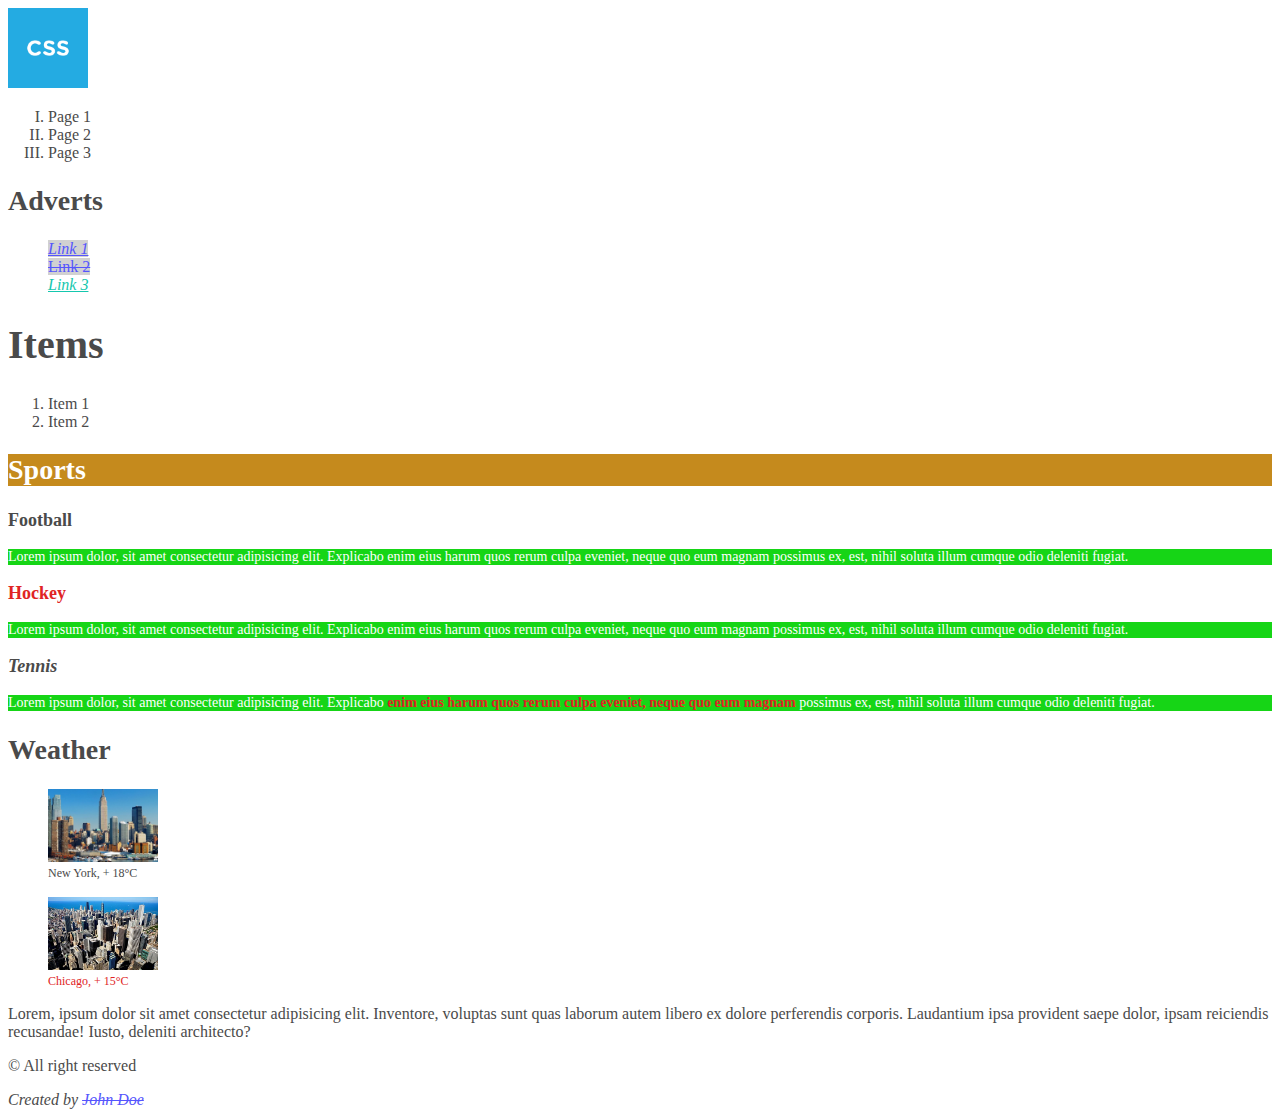
<file: task5/index.html>
<!DOCTYPE html>
<html lang="en">
<head>
    <meta charset="UTF-8">
    <meta name="viewport" content="width=device-width, initial-scale=1.0">

    <link rel="stylesheet" href="./style.css" />

    <title>Lesson 11 - Homework</title>
</head>
<body>
    <header>
        <img src="./images/css.png" alt="CSS Image" />

        <ul>
            <li> Page 1 </li>
            <li> Page 2 </li>
            <li> Page 3 </li>
        </ul>
    </header>

    <aside>
        <h2> Adverts </h2>

        <ul>
            <li><a href="https://dev.by" title="Link1"> Link 1 </a></li>
            <li><a href="http://dev.to"> Link 2 </a></li>
            <li><a href="https://example.com" title="Sample"> Link 3 </a></li>
        </ul>
    </aside>

    <main>
        <h1> Items </h1>

        <ol>
            <li> Item 1 </li>
            <li> Item 2 </li>
        </ol>

        <article>
            <h2 id="sports-header"> Sports </h2>

            <section>
                <h3> Football</h3>

                <p>
                    Lorem ipsum dolor, sit amet consectetur adipisicing elit. Explicabo 
                    enim eius harum quos rerum culpa eveniet, neque quo eum magnam 
                    possimus ex, est, nihil soluta illum cumque odio deleniti fugiat.
                </p>
            </section>

            <section>
                <h3 class="red-text"> Hockey</h3>

                <p>
                    Lorem ipsum dolor, sit amet consectetur adipisicing elit. Explicabo 
                    enim eius harum quos rerum culpa eveniet, neque quo eum magnam 
                    possimus ex, est, nihil soluta illum cumque odio deleniti fugiat.
                </p>
            </section>

            <section>
                <h3 title="Tennis"> Tennis</h3>

                <p>
                    Lorem ipsum dolor, sit amet consectetur adipisicing elit. Explicabo 
                    <span class="red-text bold-text">
                        enim eius harum quos rerum culpa eveniet, neque quo eum magnam 
                    </span>
                    possimus ex, est, nihil soluta illum cumque odio deleniti fugiat.
                </p>
            </section>
        </article>

        <article>
            <h2> Weather </h2>

            <section>
                <figure>
                    <img src="./images/new-york.jpg" alt="New York" />

                    <figcaption class="temperature">
                        New York, &plus; 18&deg;C
                    </figcaption>
                </figure>
            </section>

            <section>
                <figure>
                    <img src="./images/chicago.jpg" alt="Chicago" />

                    <figcaption class="temperature red-text">
                        Chicago, &plus; 15&deg;C
                    </figcaption>
                </figure>
            </section>
        </article>

        <p>
            Lorem, ipsum dolor sit amet consectetur adipisicing elit. Inventore, 
            voluptas sunt quas laborum autem libero ex dolore perferendis corporis. 
            Laudantium ipsa provident saepe dolor, ipsam reiciendis recusandae! Iusto, deleniti architecto?
        </p>
    </main>

    <footer>
        <p> &copy; All right reserved </p>

        <address>
            Created by <a href="http://example.com"> John Doe </a>
        </address>
    </footer>
</body>
</html>
</file>
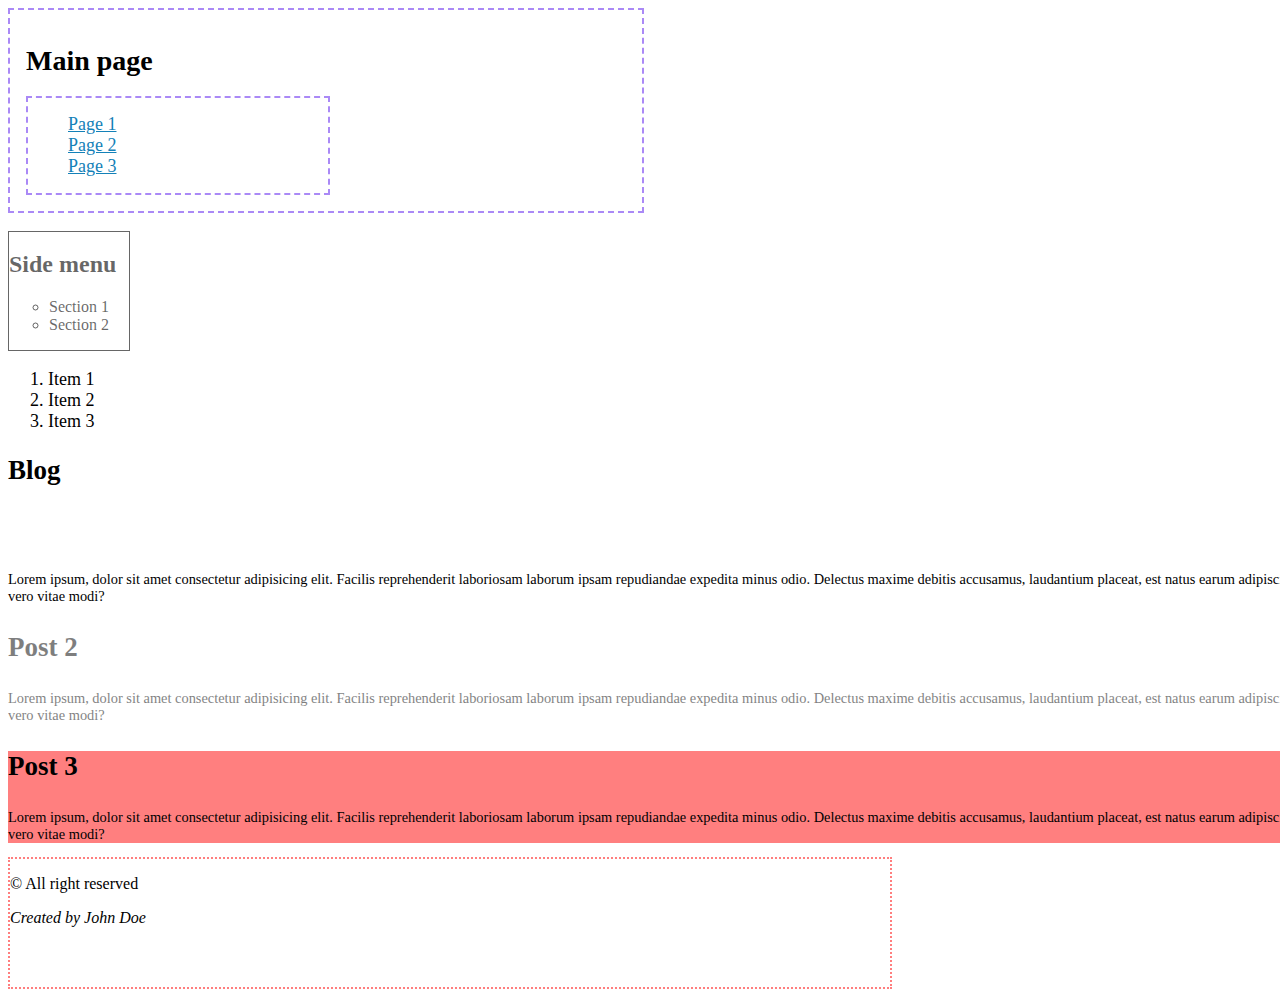
<file: task6/index.html>
<!DOCTYPE html>
<html lang="en">
<head>
    <meta charset="UTF-8">
    <meta name="viewport" content="width=device-width, initial-scale=1.0">

    <link rel="stylesheet" type="text/css" href="style/main.css">
    <link rel="stylesheet" type="text/css" media="print" href="style/print.css">
    <title> Lesson 12 - Homework </title>
</head>
<body>
    <header>
        <h1 style="font-size: 48px; color: #f00">Main page </h1>

        <nav class="navigation-list">
            <ul>
                <li> Page 1 </li>
                <li> Page 2 </li>
                <li> Page 3 </li>
            </ul>
        </nav>
    </header>

    <br />

    <aside id="aside">
        <h2> Side menu </h2>

        <nav>
            <ul>
                <li> Section 1 </li>
                <li> Section 2 </li>
            </ul>
        </nav>
    </aside>
    
    <main> 
        <ol class="item-list">
            <li> Item 1 </li>
            <li> Item 2 </li>
            <li> Item 3 </li>
        </ol>

        <article>
            <h2> Blog </h2>

            <section>
                <h3 id="invisible"> Post 1 </h3>

                <p>
                    Lorem ipsum, dolor sit amet consectetur adipisicing elit. 
                    Facilis reprehenderit laboriosam laborum ipsam repudiandae expedita 
                    minus odio. Delectus maxime debitis accusamus, laudantium placeat,  
                    est natus earum adipisci vero vitae modi?
                </p>
            </section>

            <section class="semi-visible">
                <h3> Post 2 </h3>

                <p>
                    Lorem ipsum, dolor sit amet consectetur adipisicing elit. 
                    Facilis reprehenderit laboriosam laborum ipsam repudiandae expedita 
                    minus odio. Delectus maxime debitis accusamus, laudantium placeat,  
                    est natus earum adipisci vero vitae modi?
                </p>
            </section>

            <section>
                <h3> Post 3 </h3>

                <p>
                    Lorem ipsum, dolor sit amet consectetur adipisicing elit. 
                    Facilis reprehenderit laboriosam laborum ipsam repudiandae expedita 
                    minus odio. Delectus maxime debitis accusamus, laudantium placeat,  
                    est natus earum adipisci vero vitae modi?
                </p>
            </section>
        </article>
    </main>

    <footer class="footer">
        <p> &copy; All right reserved </p>

        <address> Created by John Doe </address>
    </footer>
</body>
</html>
</file>
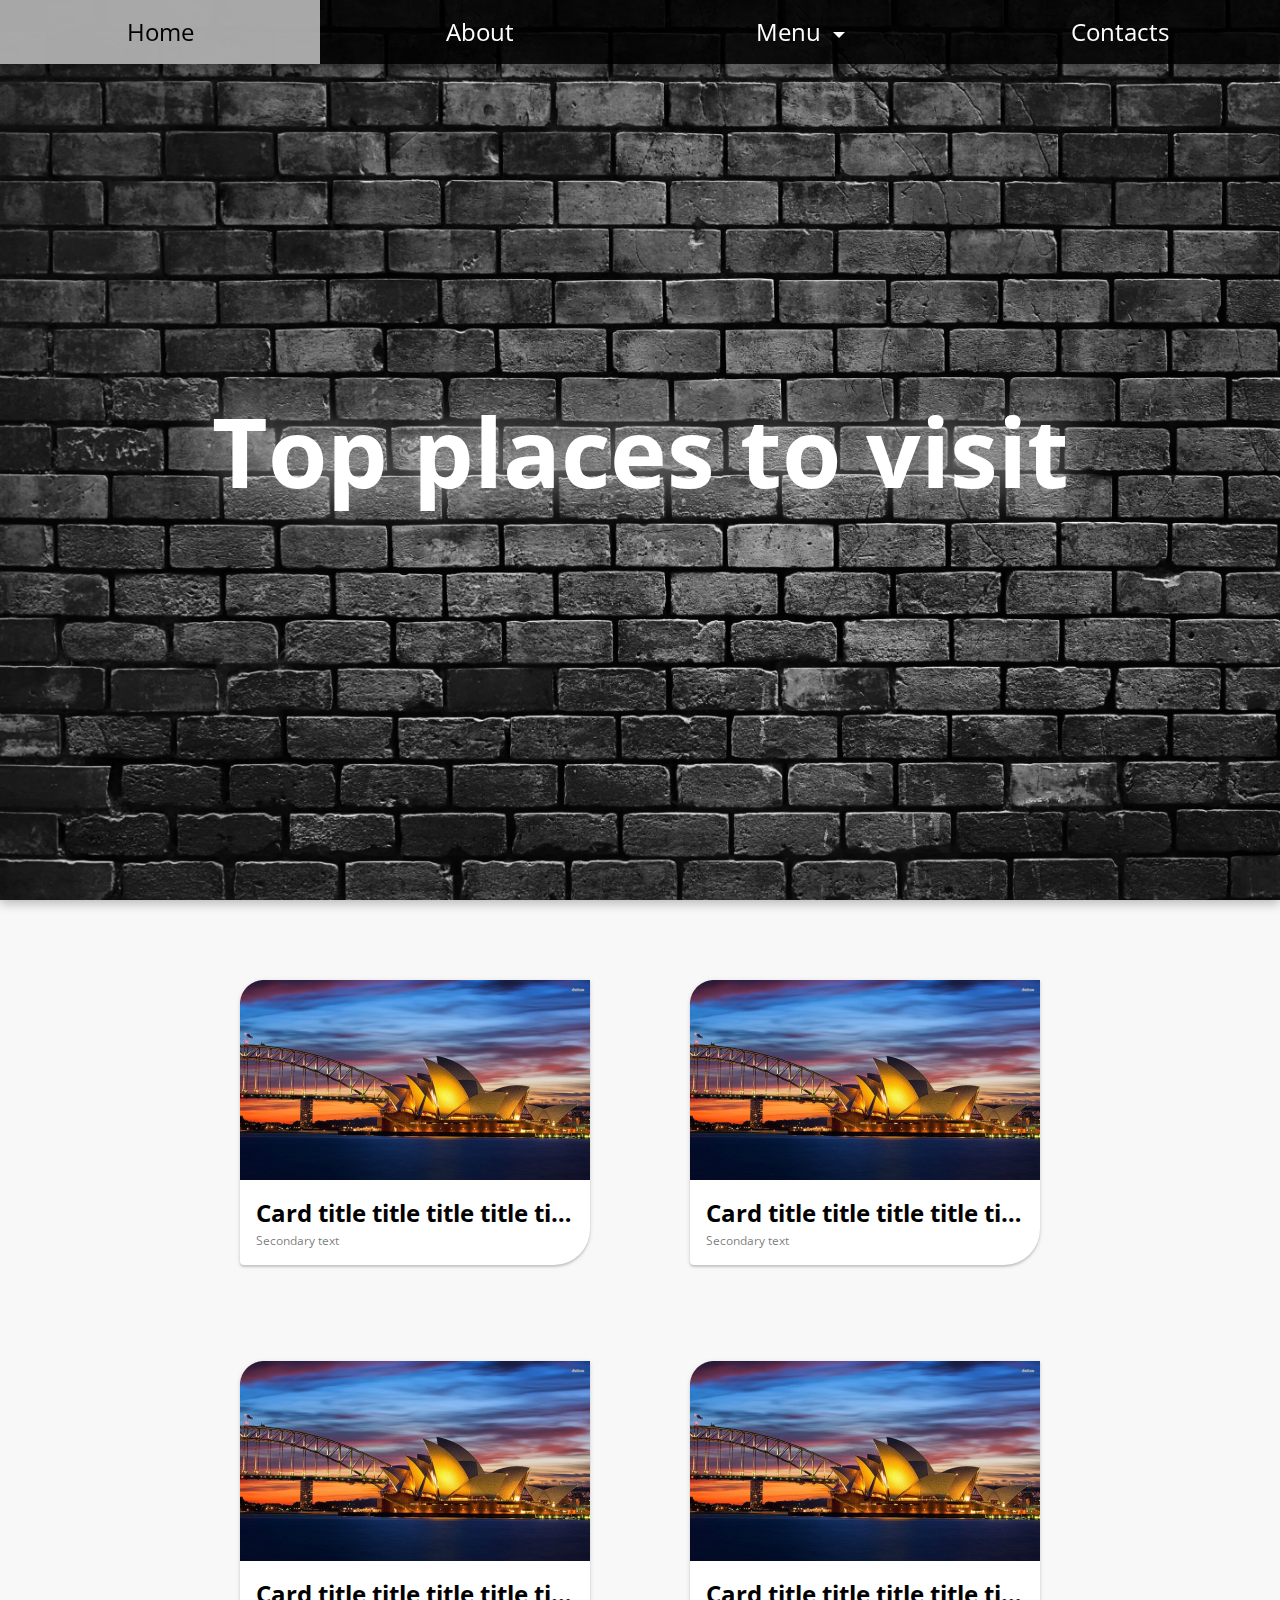
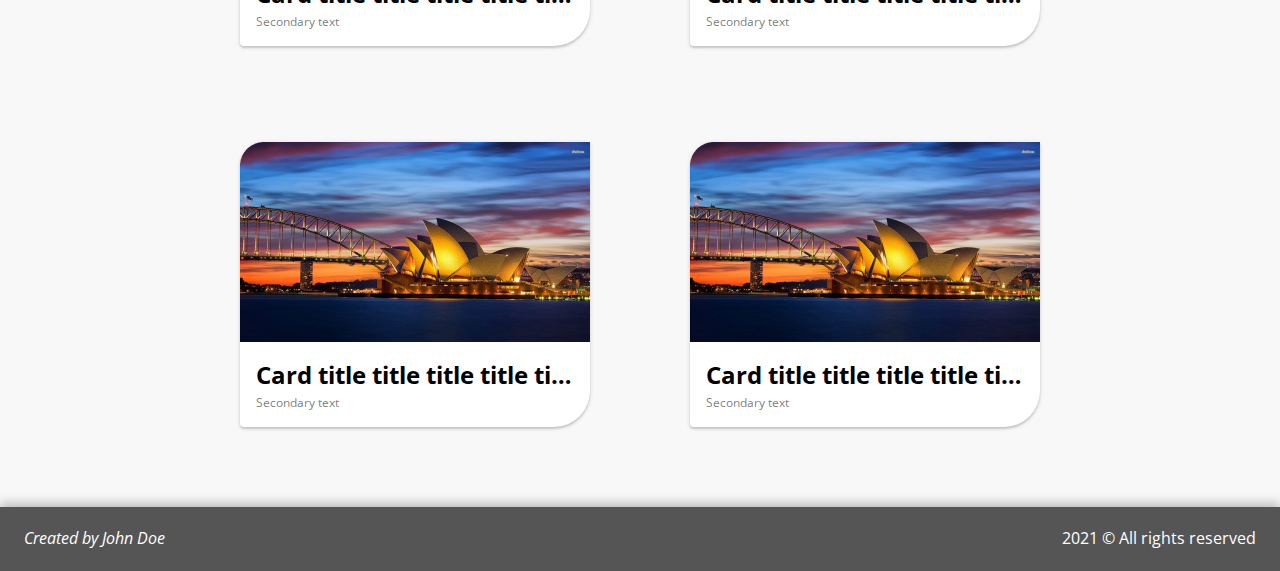
<file: task8/index.html>
<!DOCTYPE html>
  <html lang="en">
  <head>
    <meta charset="UTF-8">
    <meta name="viewport" content="width=device-width, initial-scale=1.0" />

    <link rel="preconnect" href="https://fonts.gstatic.com">
    <link href="https://fonts.googleapis.com/css2?family=Open+Sans:ital,wght@0,400;0,600;0,700;1,400&display=swap" rel="stylesheet">


    <link rel="stylesheet" href="./css/main.css" />

    <title> Top places to visit </title>
  </head>
  <body>
      <!-- Header -->
      <header class="header">
        <nav class="nav">
          <!-- Navigation list -->
          <ul class="nav-list">
            <li class="nav-item">
              <a class="nav-link" href="#"> Home </a>
            </li>
            <li class="nav-item">
              <a class="nav-link" href="#"> About </a>
            </li>
            <li class="nav-item">
              <div class="nav-link">
                <div>
                  Menu
                  <span class="nav-link-triangle"></span>
                </div>
                <ul class="dropdown">
                  <li class="dropdown-item">
                    <a class="dropdown-link" href="#">
                      Option 1
                    </a>
                  </li>
                  <li class="dropdown-item">
                    <a class="dropdown-link" href="#">
                      Option 2
                    </a>
                  </li>
                  <li class="dropdown-item">
                    <a class="dropdown-link" href="#">
                      Option 3
                    </a>
                  </li>
                </ul>
              </div>
            </li>
            <li class="nav-item">
              <a class="nav-link" href="#"> Contacts </a>
            </li>
          </ul>

          <!-- Hamburger menu icon -->
          <div class="hamburger-icon">
            <div></div>
            <div></div>
            <div></div>
          </div>
        </nav>
      </header>

      <!-- Main content  -->
      <main class="main">
        <!-- Welcome text  -->
        <div class="landing">
          <h1 class="welcome-text"> Top places to visit </h1>
        </div>

        <!-- Cards -->
        <div class="cards-container">
          <div class="card-wrapper">
            <div class="card">
              <div class="card-image"></div>
              <div class="card-content">
                <h2 class="card-title" title="Card title title title title title title">
                  Card title title title title title title
                </h2>
                <p class="card-subtitle"> Secondary text </p>
              </div>
            </div>
          </div>

          <div class="card-wrapper">
            <div class="card">
              <div class="card-image"></div>
              <div class="card-content">
                <h2 class="card-title" title="Card title title title title title title">
                  Card title title title title title title
                </h2>
                <p class="card-subtitle"> Secondary text </p>
              </div>
            </div>
          </div>

          <div class="card-wrapper">
            <div class="card">
              <div class="card-image"></div>
              <div class="card-content">
                <h2 class="card-title" title="Card title title title title title title">
                  Card title title title title title title
                </h2>
                <p class="card-subtitle"> Secondary text </p>
              </div>
            </div>
          </div>

          <div class="card-wrapper">
            <div class="card">
              <div class="card-image"></div>
              <div class="card-content">
                <h2 class="card-title" title="Card title title title title title title">
                  Card title title title title title title
                </h2>
                <p class="card-subtitle"> Secondary text </p>
              </div>
            </div>
          </div>

          <div class="card-wrapper">
            <div class="card">
              <div class="card-image"></div>
              <div class="card-content">
                <h2 class="card-title" title="Card title title title title title title">
                  Card title title title title title title
                </h2>
                <p class="card-subtitle"> Secondary text </p>
              </div>
            </div>
          </div>

          <div class="card-wrapper">
            <div class="card">
              <div class="card-image"></div>
              <div class="card-content">
                <h2 class="card-title" title="Card title title title title title title">
                  Card title title title title title title
                </h2>
                <p class="card-subtitle"> Secondary text </p>
              </div>
            </div>
          </div>
        </div>
      </main>

      <!-- Footer -->
      <footer class="footer">
        <address class="footer-block">
          Created by <a class="creator-link" href="#"> John Doe </a>
        </address>

        <div class="footer-block">
          2021 &copy; All rights reserved
        </div>
      </footer>
  </body>
</html>
</file>
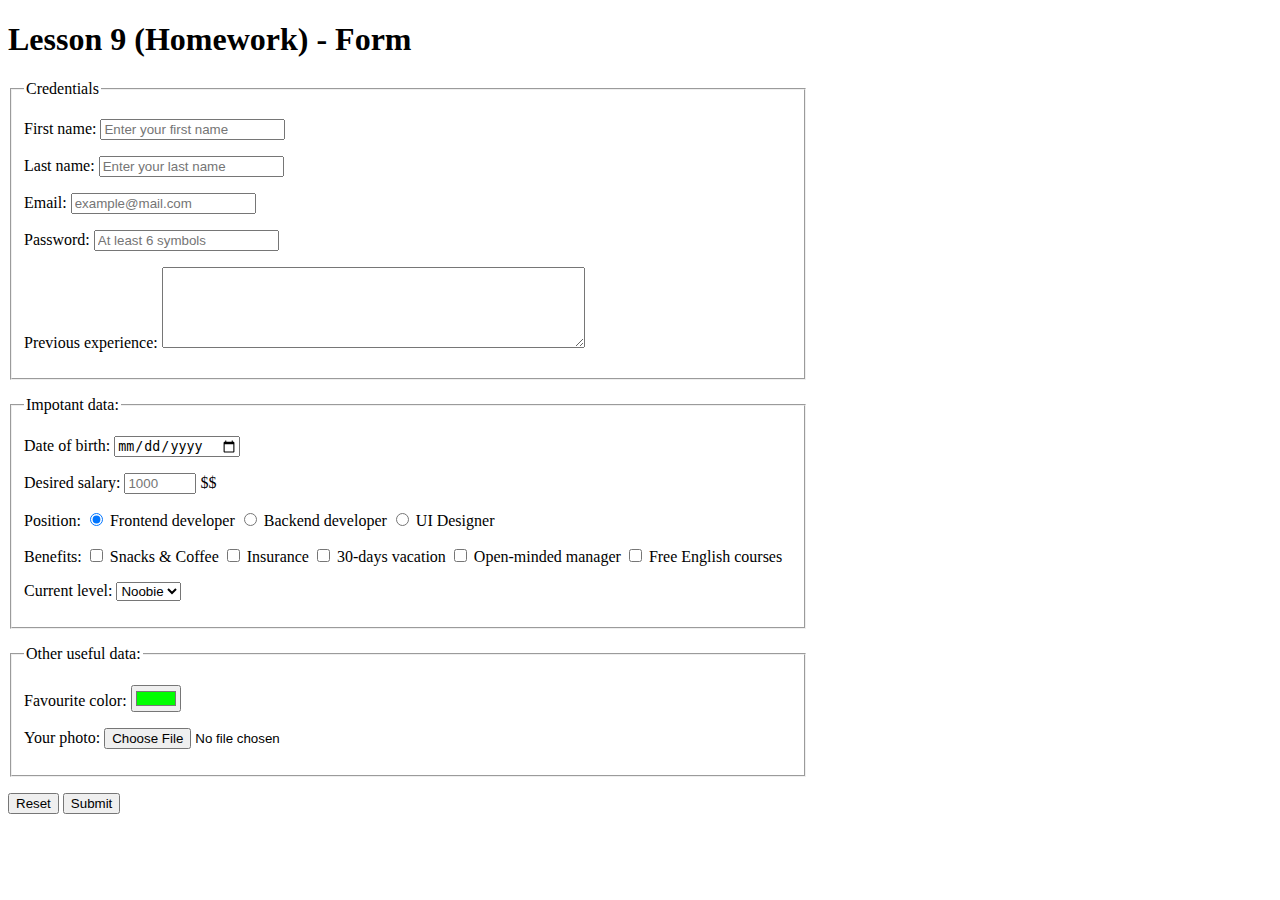
<file: task3/form/index.html>
<!DOCTYPE html>
<html lang="en">
<head>
    <meta charset="UTF-8">
    <meta name="viewport" content="width=device-width, initial-scale=1.0">
    <title>Form</title>
</head>
<body>
    <h1>Lesson 9 (Homework) - Form</h1>
    <form
        action="mailto:olushkagret3@gmail.com"
        enctype="text/plain"
        method="POST" 
        style="width: 800px;"
        autocomplete="off"
    >
        <p>
            <fieldset>
                <legend>Credentials</legend>
                <p>
                    <label for="first_name">First name:</label>
                    <input
                        id="first_name"
                        type="text"
                        placeholder="Enter your first name"
                        required
                    />
                </p>
                <p>
                    <label for="last_name">Last name:</label>
                    <input
                        id="last_name"
                        type="text"
                        placeholder="Enter your last name"
                        required
                    />
                </p>
                <p>
                    <label for="email">Email:</label>
                    <input
                        id="email"
                        type="email"
                        placeholder="example@mail.com"
                    />
                </p>
                <p>
                    <label for="password">Password:</label>
                    <input
                        id="password"
                        type="password"
                        placeholder="At least 6 symbols"
                        minlength="6"
                        required
                    />
                </p>
                <p>
                    <label for="experience">Previous experience:</label>
                    <textarea id="experience" cols="50" rows="5"></textarea>
                </p>
            </fieldset>
        </p>
        <p>
            <fieldset>
                <legend>Impotant data:</legend>
                <p>
                    <label for="date_of_birth">Date of birth:</label>
                    <input
                        id="date_of_birth"
                        type="date"
                        required
                    />
                </p>
                <p>
                    <label for="desired_salary">Desired salary:</label>
                    <input
                        id="desired_salary"
                        type="number"
                        placeholder="1000"
                        min="100"
                        max="2000"
                        step="100"
                        required
                    />
                    <label for="desired_salary">$$</label>
                </p>
                <p>
                    <label>Position:</label>
    
                    <input id="position1" type="radio" name="position" checked/>
                    <label for="position1">Frontend developer</label>
    
                    <input id="position2" type="radio" name="position" />
                    <label for="position2">Backend developer</label>
    
                    <input id="position3" type="radio" name="position" />
                    <label for="position3">UI Designer</label>
                </p>
                <p>
                    <label>Benefits:</label>
                    
                    <input id="benefit1" type="checkbox"/>
                    <label for="benefit1">Snacks & Coffee</label>
    
                    <input id="benefit2" type="checkbox"/>
                    <label for="benefit2">Insurance</label>
    
                    <input id="benefit3" type="checkbox"/>
                    <label for="benefit3">30-days vacation</label>

                    <input id="benefit4" type="checkbox"/>
                    <label for="benefit4">Open-minded manager</label>

                    <input id="benefit5" type="checkbox"/>
                    <label for="benefit5">Free English courses</label>
                </p>
                <p>
                    <label>Current level:</label>
                    <select>
                        <option value="0" >Noobie</option>
                        <option value="1">Junior</option>
                        <option value="2">Middle</option>
                        <option value="3">Senior</option>
                    </select>
                </p>
            </fieldset>
        </p>
        <p>
            <fieldset>
                <legend>Other useful data:</legend>
                <p>
                    <label for="color">Favourite color:</label>
                    <input type="color" id="color" value="#00ff00">
                </p>
                <p>
                    <label for="photo">Your photo:</label>
                    <input
                        id="photo"
                        type="file"
                        accept="image/*"
                    />
                </p>
            </fieldset>
        </p>
        <p>
            <button type="reset">Reset</button>
            <button type="submit">Submit</button>
        </p>
    </form>
</body>
</html>
</file>
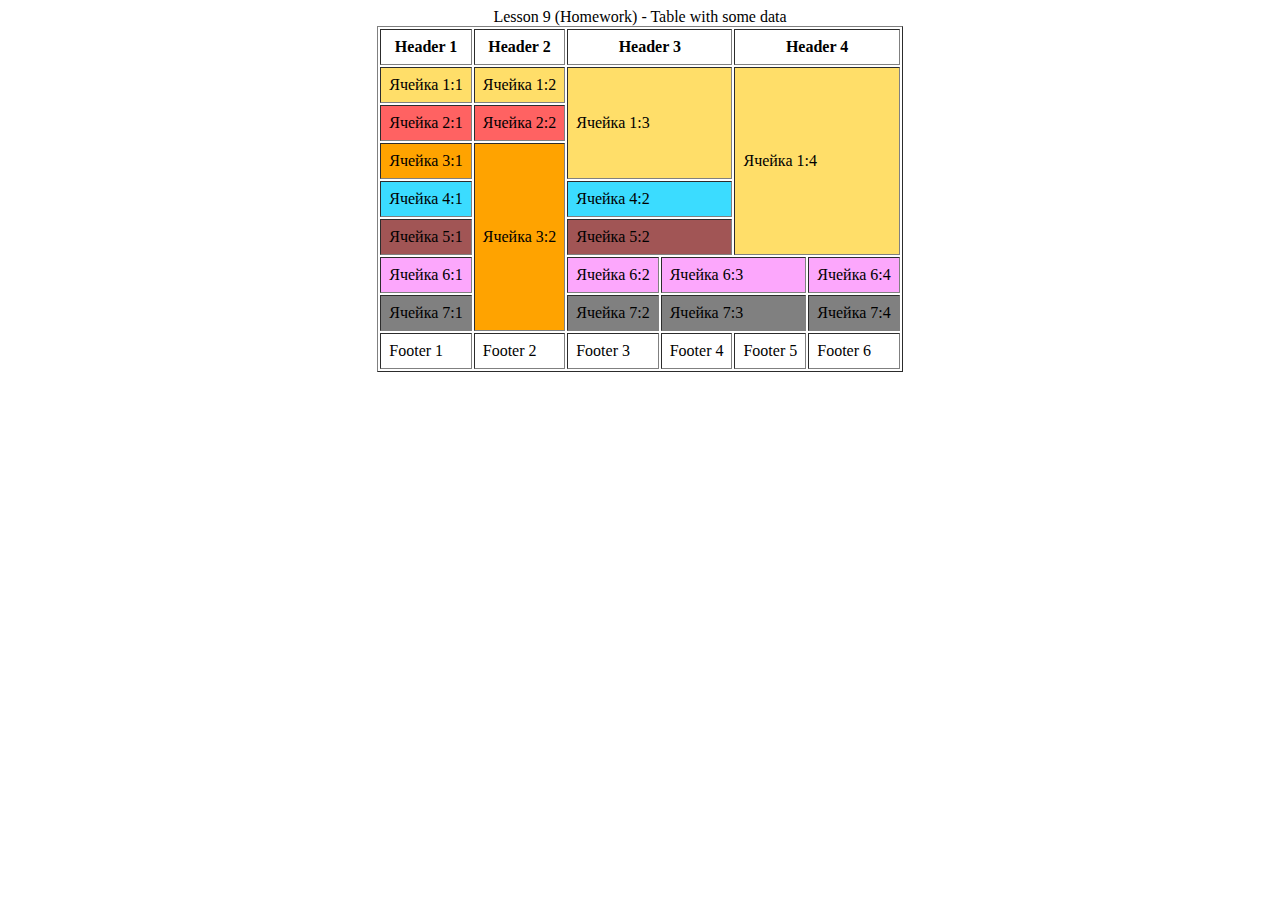
<file: task3/table/index.html>
<!DOCTYPE html>
<html lang="en">
<head>
    <meta charset="UTF-8">
    <meta name="viewport" content="width=device-width, initial-scale=1.0">
    <title>Table</title>
</head>
<body>
    <table cellpadding="8" border="1" align="center">
        <caption>Lesson 9 (Homework) - Table with some data</caption>
        <thead>
            <tr>
                <th>Header 1</th>
                <th>Header 2</th>
                <th colspan="2">Header 3</th>
                <th colspan="2">Header 4</th>
            </tr>
        </thead>
        <tbody>
            <tr bgcolor="ffde69">
                <td>Ячейка 1:1</td>
                <td>Ячейка 1:2</td>
                <td colspan="2" rowspan="3">Ячейка 1:3</td>
                <td colspan="2" rowspan="5">Ячейка 1:4</td>
            </tr>
            <tr bgcolor="ff6262">
                <td>Ячейка 2:1</td>
                <td>Ячейка 2:2</td>
            </tr>
            <tr bgcolor="ffa300">
                <td>Ячейка 3:1</td>
                <td rowspan="5">Ячейка 3:2</td>
            </tr>
            <tr bgcolor="3bdcff">
                <td>Ячейка 4:1</td>
                <td colspan="2">Ячейка 4:2</td>
            </tr>
            <tr bgcolor="a15555">
                <td>Ячейка 5:1</td>
                <td colspan="2">Ячейка 5:2</td>
            </tr>
            <tr bgcolor="fca7fc">
                <td>Ячейка 6:1</td>
                <td>Ячейка 6:2</td>
                <td colspan="2">Ячейка 6:3</td>
                <td>Ячейка 6:4</td>
            </tr>
            <tr bgcolor="808080">
                <td>Ячейка 7:1</td>
                <td>Ячейка 7:2</td>
                <td colspan="2">Ячейка 7:3</td>
                <td>Ячейка 7:4</td>
            </tr>
        </tbody>
        <tfoot>
            <tr>
                <td>Footer 1</td>
                <td>Footer 2</td>
                <td>Footer 3</td>
                <td>Footer 4</td>
                <td>Footer 5</td>
                <td>Footer 6</td>
            </tr>
        </tfoot>
    </table>
</body>
</html>
</file>
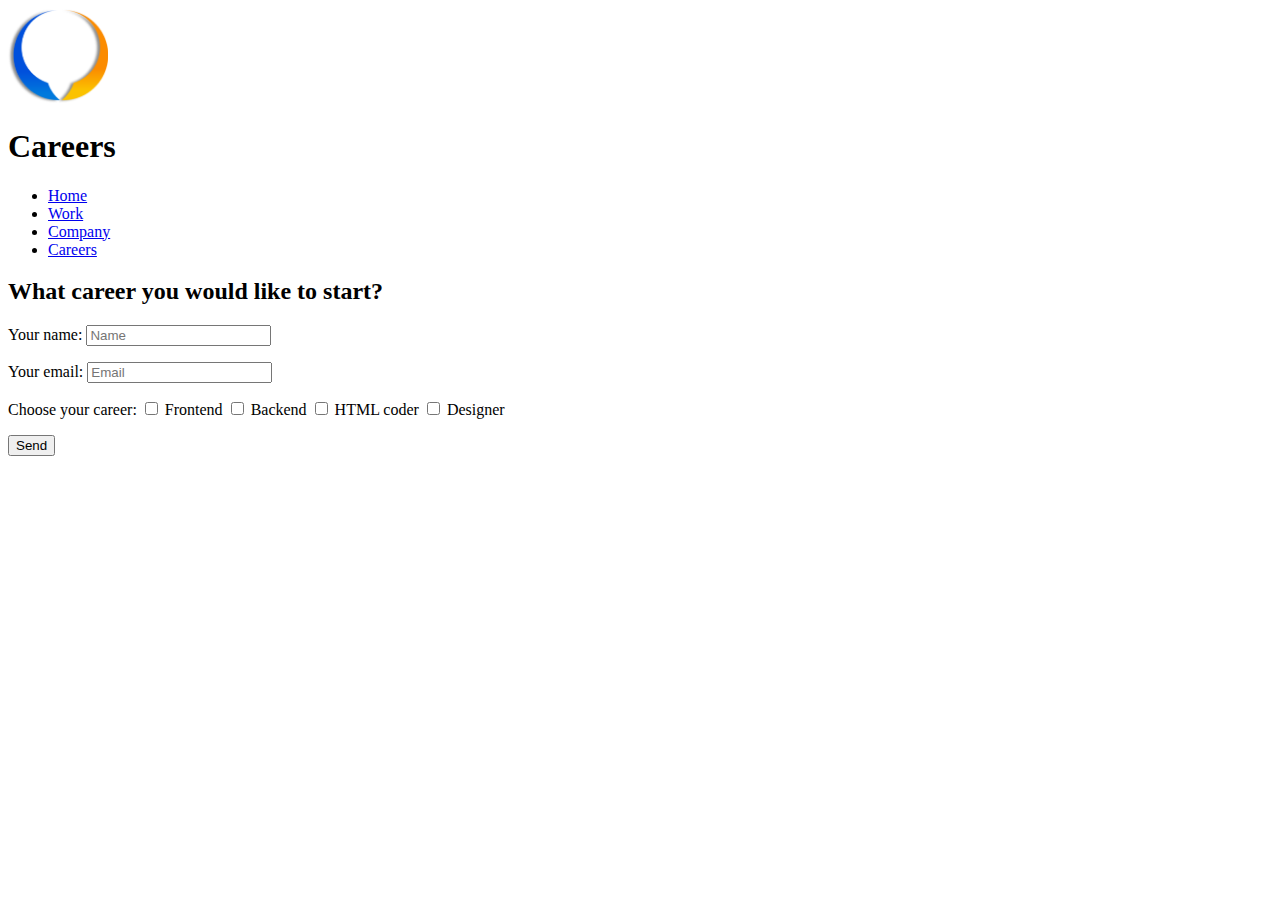
<file: task4/careers.html>
<!DOCTYPE html>
<html lang="en">
    <head>
        <meta charset="UTF-8">
        <meta name="viewport" content="width=device-width, initial-scale=1.0">
        <!-- Favicon -->
        <link rel="apple-touch-icon" sizes="180x180" href="images/favicon/apple-touch-icon.png">
        <link rel="icon" type="image/png" sizes="32x32" href="images/favicon/favicon-32x32.png">
        <link rel="icon" type="image/png" sizes="16x16" href="images/favicon/favicon-16x16.png">
        <link rel="manifest" href="images/favicon/site.webmanifest">
        <link rel="mask-icon" href="images/favicon/safari-pinned-tab.svg" color="#f3f6fb">
        <meta name="msapplication-TileColor" content="#ffffff">
        <meta name="theme-color" content="#ffffff">
    
        <title>Careers</title>
    </head>
<body>
    <header>
        <img src="images/site-logo.png" width="100px" alt="logo" />
        <h1>Careers</h1>
        <nav>
            <ul>
                <li><a href="index.html">Home</a></li>
                <li><a href="work.html">Work</a></li>
                <li><a href="company.html">Company</a></li>
                <li><a href="careers.html">Careers</a></li>
            </ul>
        </nav>
    </header>
    <main>
        <h2>What career you would like to start?</h2>
        <form
            method="POST"
            action="mailto:olushkagret3@gmail.com"
            autocomplete="off"
        >
            <p>
                <label for="name">Your name:</label>
                <input
                    id="name" 
                    type="text" 
                    placeholder="Name" 
                    required 
                    minlength="2"
                    maxlength="30"
                />
            </p>
            <p>
                <label for="email">Your email:</label>
                <input
                    id="email" 
                    type="email" 
                    placeholder="Email"
                    required
                />
            </p>
            <p>
                <label>Choose your career:</label>

                <input id="career1" type="checkbox" /> 
                <label for="career1">Frontend</label>

                <input id="career2" type="checkbox" /> 
                <label for="career2">Backend</label>

                <input id="career3" type="checkbox" /> 
                <label for="career3">HTML coder</label>

                <input id="career4" type="checkbox" /> 
                <label for="career4">Designer</label>
            </p>
            <p>
                <button type="submit">Send</button>
            </p>
        </form>
    </main>
</body>
</html>
</file>
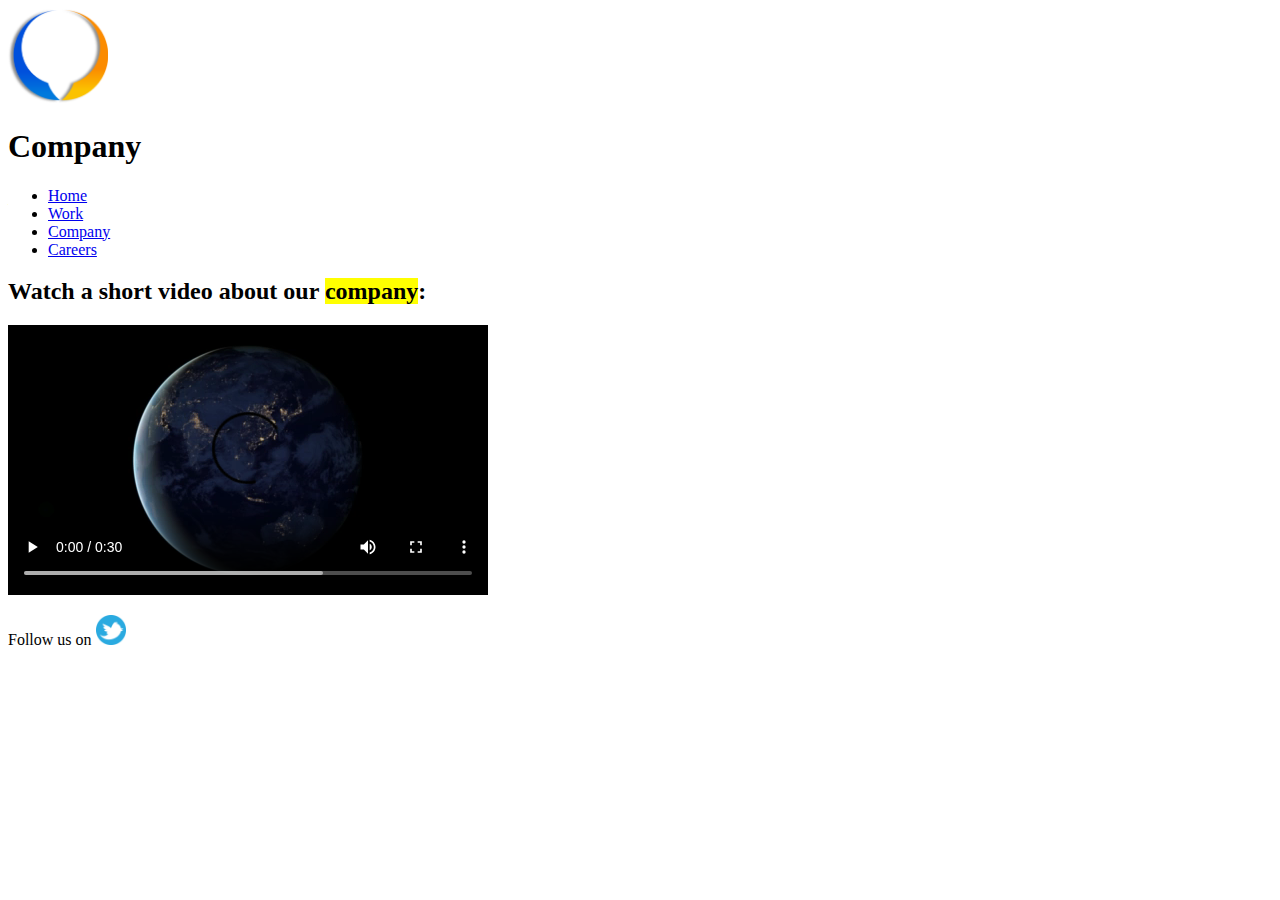
<file: task4/company.html>
<!DOCTYPE html>
<html lang="en">
    <head>
        <meta charset="UTF-8">
        <meta name="viewport" content="width=device-width, initial-scale=1.0">
        <!-- Favicon -->
        <link rel="apple-touch-icon" sizes="180x180" href="images/favicon/apple-touch-icon.png">
        <link rel="icon" type="image/png" sizes="32x32" href="images/favicon/favicon-32x32.png">
        <link rel="icon" type="image/png" sizes="16x16" href="images/favicon/favicon-16x16.png">
        <link rel="manifest" href="images/favicon/site.webmanifest">
        <link rel="mask-icon" href="images/favicon/safari-pinned-tab.svg" color="#f3f6fb">
        <meta name="msapplication-TileColor" content="#ffffff">
        <meta name="theme-color" content="#ffffff">
    
        <title>Company</title>
    </head>
<body>
    <header>
        <img src="images/site-logo.png" width="100px" alt="logo" />
        <h1>Company</h1>
        <nav>
            <ul>
                <li><a href="index.html">Home</a></li>
                <li><a href="work.html">Work</a></li>
                <li><a href="company.html">Company</a></li>
                <li><a href="careers.html">Careers</a></li>
            </ul>
        </nav>
    </header>
    <main>
        <h2>Watch a short video about our <mark>company</mark>:</h2>
        <video controls width="480">
            <source src="video/file_example_MP4_480_1_5MG.mp4" type="video/mp4">
            <source src="video/file_example_WEBM_480_900KB.webm" type="video/webm">
            Sorry, your browser doesn't support the video element
        </video>
        <p>
            Follow us on 
            <a href="https://twitter.com/" target="_blank" title="link to twitter">
                <img src="images/twitter.png" width="30" alt="twitter image" />
            </a>
        </p>
    </main>
</body>
</html>
</file>
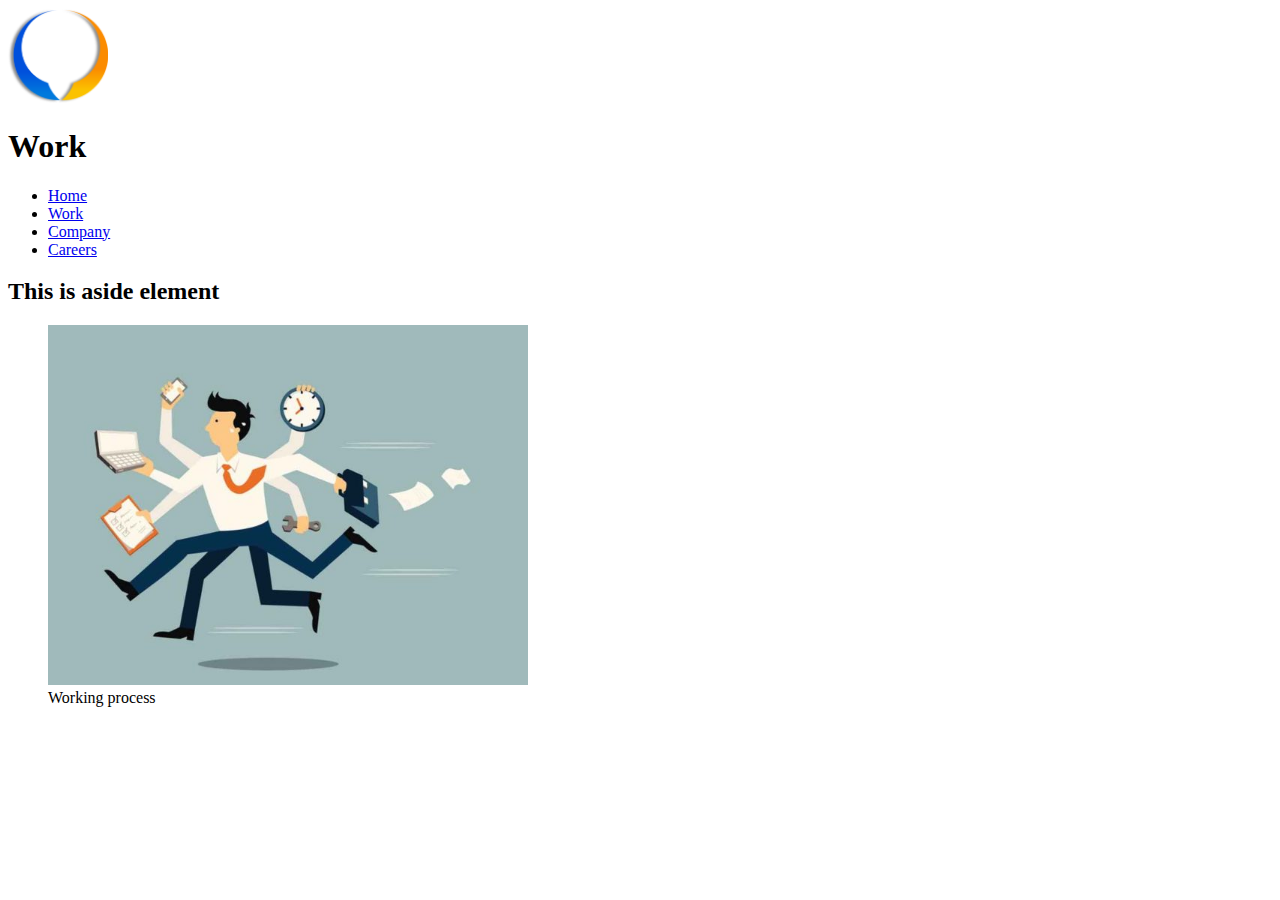
<file: task4/work.html>
<!DOCTYPE html>
<html lang="en">
    <head>
        <meta charset="UTF-8">
        <meta name="viewport" content="width=device-width, initial-scale=1.0">
        <!-- Favicon -->
        <link rel="apple-touch-icon" sizes="180x180" href="images/favicon/apple-touch-icon.png">
        <link rel="icon" type="image/png" sizes="32x32" href="images/favicon/favicon-32x32.png">
        <link rel="icon" type="image/png" sizes="16x16" href="images/favicon/favicon-16x16.png">
        <link rel="manifest" href="images/favicon/site.webmanifest">
        <link rel="mask-icon" href="images/favicon/safari-pinned-tab.svg" color="#f3f6fb">
        <meta name="msapplication-TileColor" content="#ffffff">
        <meta name="theme-color" content="#ffffff">
    
        <title>Work</title>
    </head>
<body>
    <header>
        <img src="images/site-logo.png" width="100px" alt="logo" />
        <h1>Work</h1>
        <nav>
            <ul>
                <li><a href="index.html">Home</a></li>
                <li><a href="work.html">Work</a></li>
                <li><a href="company.html">Company</a></li>
                <li><a href="careers.html">Careers</a></li>
            </ul>
        </nav>
    </header>
    <aside>
        <h2>This is aside element</h2>
        <figure>
            <img src="images/work.jpg" width="480" alt="working process" />
            <figcaption>Working process</figcaption>
        </figure>
    </aside>
</body>
</html>
</file>
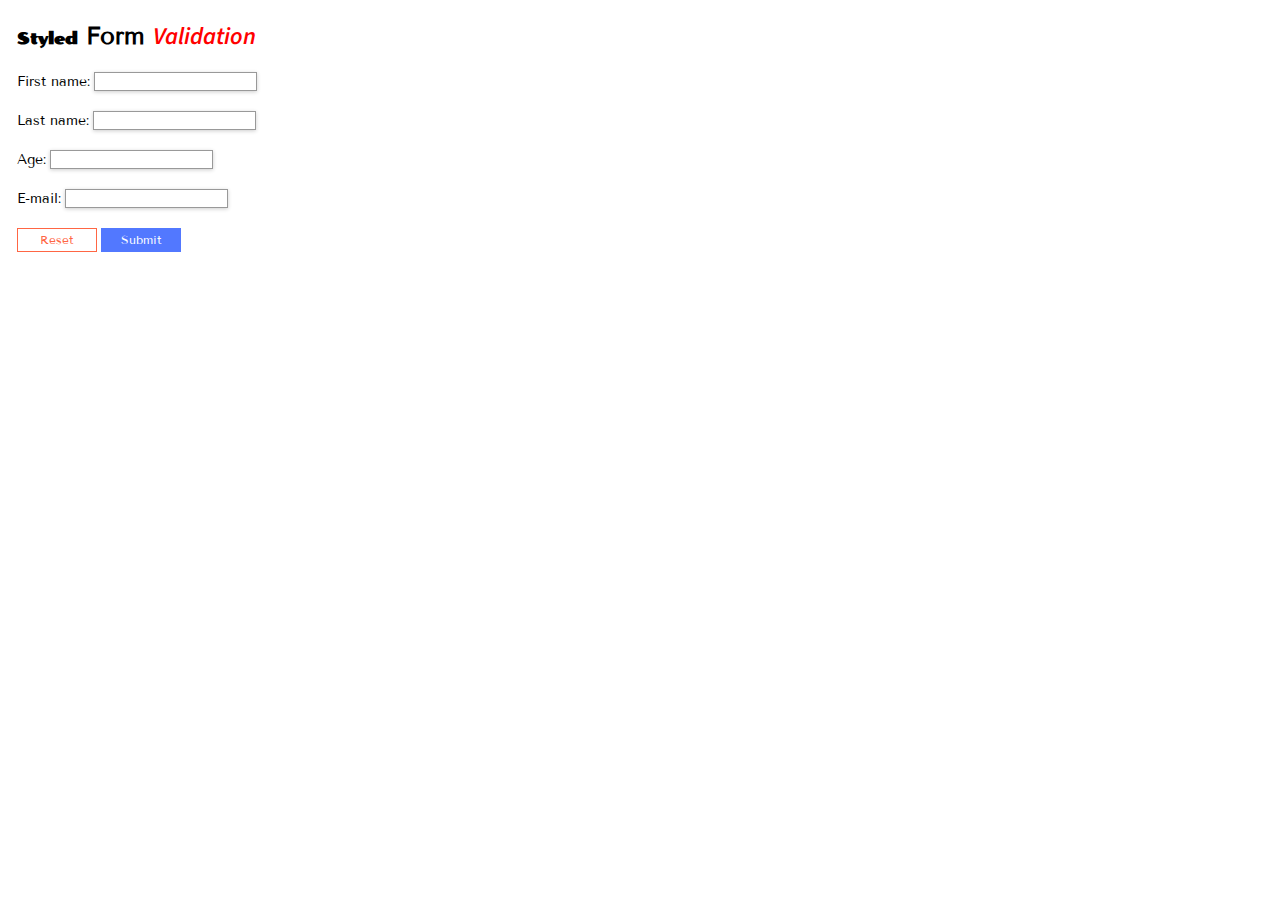
<file: task7/form.html>
<!DOCTYPE html>
<html lang="en">
<head>
    <meta charset="UTF-8">
    <meta name="viewport" content="width=device-width, initial-scale=1.0">

    <link rel="preconnect" href="https://fonts.gstatic.com">
    <link href="https://fonts.googleapis.com/css2?family=Poller+One&family=Source+Sans+Pro:ital,wght@1,600&family=Tenor+Sans&display=swap" rel="stylesheet">
    <link rel="stylesheet" type="text/css" href="css/form.css">

    <title>Homework 13 Form</title>
</head>
<body>
    <h2 class="title"> Form </h2>
    <form
        action="mailto:olushkagret3@gmail.com"
        enctype="text/plain"
        method="POST" 
    >
        <p>
            <label class="label-first_name" for="first_name">First name:</label>
            <input
                id="first_name"
                type="text"
                maxlength="50"
                required
            />
        </p>
        <p>
            <label for="last_name">Last name:</label>
            <input
                id="last_name"
                type="text"
                maxlength="50"
                required
            />
        </p>
        <p>
            <label for="age">Age:</label>
            <input
                id="age"
                type="number"
                min="1"
                max="99"
                step="1"
                required
            />
        </p>
        <p>
            <label for="email">E-mail:</label>
            <input
                id="email"
                type="email"
            />
        </p>
        <p>
            <button class="reset" type="reset">Reset</button>
            <button class="submit" type="submit">Submit</button>
        </p>
    </form>

    
</body>
</html>
</file>
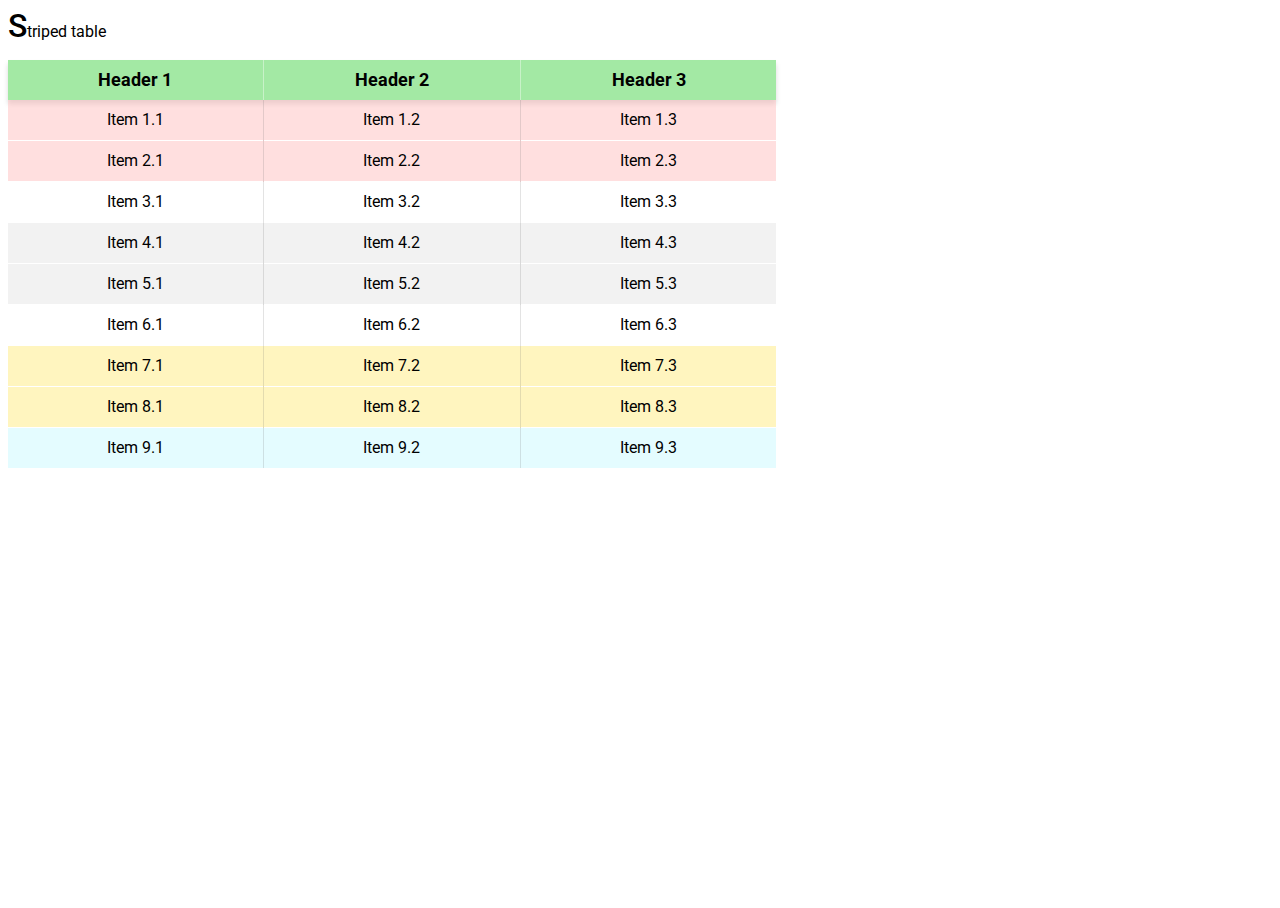
<file: task7/table.html>
<!DOCTYPE html>
<html lang="en">
<head>
    <meta charset="UTF-8">
    <meta name="viewport" content="width=device-width, initial-scale=1.0">

    <link rel="preconnect" href="https://fonts.gstatic.com">
    <link href="https://fonts.googleapis.com/css2?family=Roboto:wght@400;500&display=swap" rel="stylesheet">

    <link rel="stylesheet" type="text/css" href="css/table.css">

    <title> Homework 13 Table </title>
</head>
    <main>
        <table class="table" cellspacing="0">
            <caption class="table-title"> Striped table </caption>
            <thead>
                <tr class="table-header">
                    <th> Header 1 </th>
                    <th> Header 2 </th>
                    <th> Header 3 </th>
                </tr>
            </thead>
            <tbody>
                <tr>
                    <td>
                        <a href="#"> Item 1.1 </a>
                    </td>
                    <td>
                        <a href="#"> Item 1.2 </a>
                    </td>
                    <td>
                        <a href="#"> Item 1.3 </a>
                    </td>
                </tr>
                <tr>
                    <td>
                        <a href="#"> Item 2.1 </a>
                    </td>
                    <td>
                        <a href="#"> Item 2.2 </a>
                    </td>
                    <td>
                        <a href="#"> Item 2.3 </a>
                    </td>
                </tr>
                <tr>
                    <td>
                        <a href="#"> Item 3.1 </a>
                    </td>
                    <td>
                        <a href="#"> Item 3.2 </a>
                    </td>
                    <td>
                        <a href="#"> Item 3.3 </a>
                    </td>
                </tr>
                <tr>
                    <td>
                        <a href="#"> Item 4.1 </a>
                    </td>
                    <td>
                        <a href="#"> Item 4.2 </a>
                    </td>
                    <td>
                        <a href="#"> Item 4.3 </a>
                    </td>
                </tr>
                <tr>
                    <td>
                        <a href="#"> Item 5.1 </a>
                    </td>
                    <td>
                        <a href="#"> Item 5.2 </a>
                    </td>
                    <td> 
                        <a href="#"> Item 5.3 </a>
                    </td>
                </tr>
                <tr>
                    <td> 
                        <a href="#"> Item 6.1 </a>
                    </td>
                    <td> 
                        <a href="#"> Item 6.2 </a>
                    </td>
                    <td> 
                        <a href="#"> Item 6.3 </a>
                    </td>
                </tr>
                <tr>
                    <td> 
                        <a href="#"> Item 7.1 </a>
                    </td>
                    <td> 
                        <a href="#"> Item 7.2 </a>
                    </td>
                    <td> 
                        <a href="#"> Item 7.3 </a>
                    </td>
                </tr>
                <tr>
                    <td> 
                        <a href="#"> Item 8.1 </a>
                    </td>
                    <td> 
                        <a href="#"> Item 8.2 </a>
                    </td>
                    <td> 
                        <a href="#"> Item 8.3 </a>
                    </td>
                </tr>
                <tr>
                    <td> 
                        <a href="#"> Item 9.1 </a>
                    </td>
                    <td> 
                        <a href="#"> Item 9.2 </a>
                    </td>
                    <td> 
                        <a href="#"> Item 9.3 </a>
                    </td>
                </tr>
            </tbody>
        </table>
    </main>
    
</body>
</html>
</file>
<file: task10/css/index.css>
@import url('./font.css');
@import url('./colors.css');

/* Partials */
@import url('./partials/nav.css');
@import url('./partials/logo.css');
@import url('./partials/main-post.css');
@import url('./partials/post.css');
@import url('./partials/aside.css');
@import url('./partials/media.css');
@import url('./partials/tags.css');
@import url('./partials/photos-section.css');
@import url('./partials/footer.css');

* {
  box-sizing: border-box;
}

html, body {
  font-size: 14px;
  font-family: var(--pt-serif);
  margin: 0;
  color: var(--black);
  background-color: #ffffff;
}

.header {
  display: flex;
  justify-content: space-between;
  align-items: center;
  padding: 34px 80px;
}

.container-mw {
  max-width: 1200px;
  width: 100%;
  margin: 0 auto;
  padding: 0 2rem;
}

.main {
  padding: 60px 0 80px;
}

.main-container {
  display: flex;
  justify-content: space-between;
}

.wrapper {
  padding: 1rem;
}

.pagination {
  display: flex;
  justify-content: space-between;
  margin: 60px auto 0;
  border: 1px solid #E5E5E5;
  width: 510px;
  height: 50px;
  padding: 18px 25px 16px;
}

.pagination-link {
  text-decoration: none;
  font-family: var(--hk-grotesk);
  line-height: 16px;
  color: var(--black);
}

.pagination-link:first-child{
  color: var(--dustygray);
  pointer-events: none;
}

@media (max-width: 1096px) {
  .main-container  {
      justify-content: center;
  }
}

@media (max-width: 797px) {
  .header {
    padding: 24px 36px;
  }

  .pagination {
    display: none;
  }
}
</file>
<file: task5/style.css>
* {
    color: #4a4a4a;
}

html {
    font-size: 16px;
}

a {
    color: #5555fd;
}

header ul {
    list-style-type: upper-roman;
}

aside ul {
    list-style-type: none;
}

h1 {
    font-size: 2.5rem;
}

h2 {
    font-size: 1.75rem;
}

h3 {
    font-size: 1.125rem;
}

.temperature {
    font-size: 0.75rem;
}

section p {
    font-size: 0.875rem;
}

.red-text {
    color: #e02424;
}

.bold-text {
    font-weight: bold;
}

#sports-header {
    background-color: #c58a1d;
    color: white;
}

#sports-header ~ section p {
    background-color: #16d516;
    color: white;  
}

[title] {
    font-style: italic;
}

[title = "Sample"] {
    color: #15c7ae;
}

a[href *= "dev"] {
    background-color: #d1d1d1;
}

a[href ^= "http://"] {
    text-decoration: line-through;
}

img[src $= ".jpg"] {
    width: 110px;
}

img[src $= ".png"] {
    width: 80px;
}
</file>
<file: task6/style/main.css>
@import url(./aside.css);

:root {
    --pantone: rgba(255, 0, 0, 0.5);
} 

html, body {
    width: 100%;
    font-size: 16px;
}

header {
    width: 600px;
    padding: 16px;
    border: dashed 2px rgba(115, 60, 241, 0.6);
}

header nav {
    width: 50%;
    border: inherit;
}

header h1 {
    font-size: 28px !important;
    color: black !important;
}

.navigation-list ul {
    list-style-type: none;
}

.navigation-list ul li {
    font-size: 18px;
    color: hsl(200, 80%, 40%);
    text-decoration: underline;
}

main {
    font-size: 18px;
}

main .items-list {
    font-size: 0.75em;
}

main h3 {
    font-size: 1.5em;
}

main section p {
    font-size: 0.9rem;
}

.semi-visible {
    opacity: 0.5;
}

.semi-visible + section {
    background-color: var(--pantone);
}

#invisible {
    opacity: 0;
}

.footer {
    width: calc(100% - 400px);
    height: 10vmax;
    border: dotted 2px var(--pantone);
}

@media screen and (max-width: 599px) {
    header {
        width: 100%;
    }

    header nav {
        width: 100%;
        border: none;
    }

    .navigation-list {
        list-style-type: square;
    }

    #aside {
        width: 50%;
        border: none;
    }

    .footer {
        width: 90vw;
        height: auto;
        border: none;
    }

    .semi-visible + section {
        background-color: transparent;
        /* background-color:rgba(255, 255, 255, 0); */
    }
}

@media screen and (min-width: 600px) and (max-width: 959px) {
    header nav {
        width: 100%;
    }

    #aside {
        width: 600px;
        color: black;
    }

    .footer {
        width: 90vw;
        height: auto;
    }
}
</file>
<file: task6/style/print.css>
* {
    color: black !important;
}

header, #aside, .footer {
    border: none;
}

header {
    padding: 0;
}

.navigation-list ul {
    list-style-type: disc;
}

.navigation-list ul li {
    font-size: 18px;
    text-decoration: none;
}

#aside ul {
    list-style-type: disc;
}

#invisible {
    opacity: 1;
}

.semi-visible {
    opacity: 1;
}
</file>
<file: task8/css/main.css>
@import url('./header.css');
@import url('./card.css');
@import url('./footer.css');
@import url('./dropdown.css');

* {
  box-sizing: border-box;
}

html, body {
  height: 100%;
  width: 100%;
  margin: 0;
  font-size: 16px;
  font-family: 'Open Sans', sans-serif;
  background-color: #F8F8F8;
}

.landing {
  position: relative;
  height: 100vh;
  background-image: url('../images/wall.jpg');
  background-repeat: no-repeat;
  background-size: cover;
  box-shadow: 0 4px 10px rgba(0, 0, 0, .25);
}

.welcome-text {
  position: absolute;
  top: 50%;
  left: 0;
  width: 100%;
  font-size: 6rem;
  text-align: center;
  margin: 0;
  color: #ffffff;
  transform: translateY(-50%);
  text-shadow: 0 0 48px rgba(255, 255, 255, .85);
}

@media (max-width: 1024px) {
  .welcome-text {
    font-size: 4rem;
  }
}

@media (max-width: 768px) {
  .welcome-text {
    font-size: 2.5rem;
  }
}
</file>
<file: task7/css/form.css>
html, body {
    margin: 0;
    height: 100%;
}

body {
    margin: 22px 17px;
}

.title {
    margin: 0;
    font-family: "Tenor Sans", sans-serif;
    line-height: 28px;
}

.title::before {
    content: "Styled";
    font-family: "Poller One", cursive;
    font-size: 16px;
    line-height: 19px;
}

.title::after {
    content: "Validation";
    font-family: "Source Sans Pro", sans-serif;
    font-style: italic;
    font-weight: 600;
    font-size: 24px;
    line-height: 30px;
    color: #FF0000;
}

p {
    margin: 20px 0;
}

label {
    font-family: "Tenor Sans", sans-serif;
    font-size: 14px;
    line-height: 16px;
}

input {
    width: 157px;
    background: #FFFFFF;
    border: 1px solid rgba(0, 0, 0, 0.4);
    box-shadow: 0px 1px 4px rgba(0, 0, 0, 0.2);
    outline: 0 !important;
}

input:focus:valid {
    border: 1px solid rgba(12, 149, 0, 0.4);
    box-shadow: 1px 1px 10px rgba(12, 149, 0, 0.2);
}

input:focus:invalid {
    border: 1px solid rgba(255, 0, 0, 0.4);
    box-shadow: 1px 3px 6px rgba(255, 0, 0, 0.2);
}

button {
    width: 80px;
    height: 24px;
}

.reset {
    background: #FFFFFF;
    border: 1px solid #FF6644;
    font-family: "Tenor Sans", sans-serif;
    font-size: 12px;
    line-height: 14px;
    color: #FF6644;
    outline-color: currentColor;
}

.reset:hover {
    background: #FF6644;
    box-shadow: 2px 2px 8px rgba(255, 102, 68, 0.25);
    color: #FFFFFF;
}

.reset:active {  
    background: #DA2700;
    box-shadow: 3px 3px 10px rgba(218, 39, 0, 0.45);
    color: #FFFFFF;
}

.submit {
    border: 0;
    background: #5278FF;
    font-family: "Tenor Sans", sans-serif;
    font-size: 12px;
    line-height: 14px;
    color: #FFFFFF;
    outline-color: currentColor;
}

.submit:hover {
    background: #0132DF;
    box-shadow: 2px 2px 8px rgba(1, 50, 223, 0.25);
}

.submit:active {
    background: #001C81;
    box-shadow: 3px 3px 10px rgba(0, 28, 129, 0.25);
}
</file>
<file: task7/css/table.css>
html, body {
    margin: 0;
    height: 100%;
}

.table-title {
    text-align: left;
    font-family: 'Roboto', sans-serif;
    font-weight: 400;
    line-height: 37px;
    margin-bottom: 10px;
}

.table-title::first-letter {
    font-weight: 500;
    font-size: 32px;
}

.table {
    width: 60%;
    max-width: 1200px;
    min-width: 500px;
    margin: 8px;

    font-family: 'Roboto', sans-serif;
    font-weight: normal;
    font-size: 400;
    line-height: 16px;

    border-collapse: collapse
}

td + td {
    border-left: 1px solid rgba(116, 116, 116, 0.2);
}

th + th {
    border-left: 1px solid rgba(255, 255, 255, 0.4);
}

tr + tr {
    border-top: 1px solid rgba(255, 255, 255, 1);
}

.table th {
    font-size: 18px;
}

.table td, .table th {
    height: 38px;
    text-align: center;
}

.table thead tr:first-child {
    background: #A3E9A4;
    box-shadow: 0px 4px 5px rgba(0, 0, 0, 0.15);
}

.table th:hover {
    background: #6D95FA;
    text-decoration: underline;
}

.table tr:nth-child(-n + 2) {
    background: rgba(255, 192, 192, 0.5);
}

.table tr:nth-child(n + 4):nth-child(-n + 5) {
    background: rgba(191, 191, 191, 0.2);
} 

.table tr:nth-last-child(-n + 3) {
    background: rgba(255, 238, 149, 0.6);
}

.table tr:last-child {
    background: rgba(210, 250, 255, 0.6);
}

.table td a:link {
    color: #000000;
    text-decoration: none;
}

td:first-child a:visited {
    color: #AD00FF;
}

td:first-child a:hover {
    color: #000000;
    text-decoration: underline;
    font-weight: 500;
}

td:first-child a:active {
    text-decoration: none;
    font-weight: 500;
    color: #001AFF;
}

td:nth-child(2) a:visited {
    color: #8700C7;
}

td:nth-child(2) a:hover {
    text-decoration: underline;
    font-weight: 500;
    color: #17AAD9;
}

td:nth-child(2) a:active {
    text-decoration-line: underline;
    font-weight: 500;
    color: #0015D0;
}

td:last-child a:visited {
    color: #FF736A;
    font-weight: 500;
}

td:last-child a:hover {
    color: #000000;
    background-color: #C5EAFF;
}

td:last-child a:active {
    color: #000000;
    font-weight: 500;
    background-color: #D1A4FF;
}
</file>
